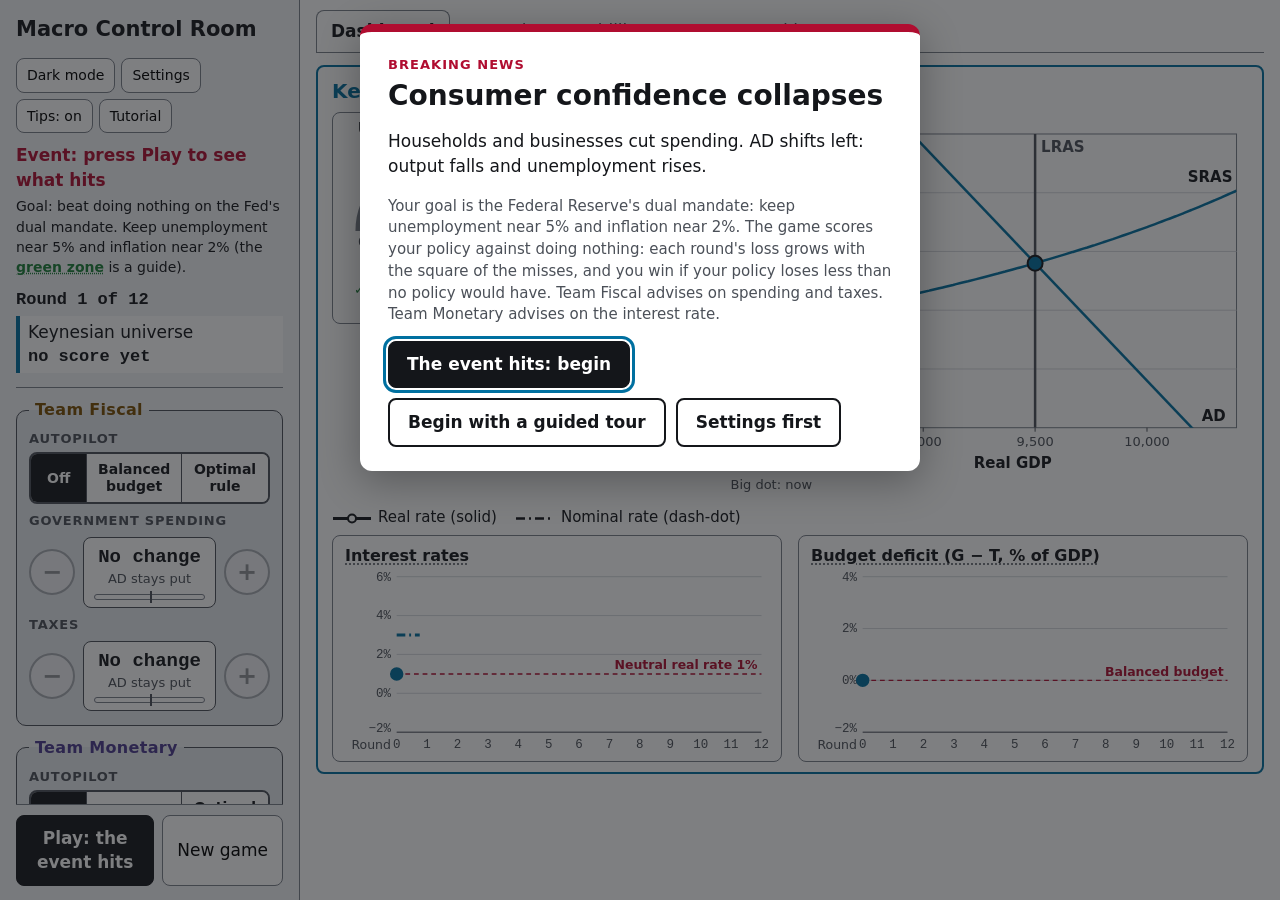
<file: index.html>
<!doctype html>
<html lang="en">
  <head>
    <meta charset="utf-8" />
    <meta name="viewport" content="width=device-width, initial-scale=1" />
    <title>Macro Control Room</title>
    <link rel="stylesheet" href="tokens.css" />
    <link rel="stylesheet" href="app.css" />
    <link rel="stylesheet" href="tips.css" />
    <link rel="stylesheet" href="settings.css" />
    <link rel="stylesheet" href="dashboard.css" />
    <link rel="stylesheet" href="charts.css" />
  </head>
  <body>
    <div class="app">
      <aside class="sidebar" aria-label="Game controls">
        <div class="side-top">
          <div class="title-row">
            <h1>Macro Control Room</h1>
            <div class="title-buttons">
              <button type="button" id="theme-toggle" class="settings-btn" aria-pressed="false" data-tip="theme">Dark mode</button>
              <button type="button" id="open-settings" class="settings-btn" aria-haspopup="dialog" data-tip="settings">Settings</button>
              <button type="button" id="tips-toggle" class="settings-btn" aria-pressed="true" data-tip="tipsToggle">Tips: on</button>
              <button type="button" id="open-tour" class="settings-btn" data-tip="tutorial">Tutorial</button>
            </div>
          </div>
          <div class="mission">
            <p id="event-line" class="event-line" data-tip="event"></p>
            <p class="mission-line" data-tip="mission">Goal: get unemployment and inflation into the <span class="zone-word" data-tip="greenZone">green zone</span> and keep them there.</p>
            <p id="round-status" class="round-status" data-tip="round"></p>
            <div id="scores" class="scores" data-tip="stars"></div>
            <p id="limit-note" class="limit-note" data-tip="atLimit" hidden></p>
            <p id="predict-score" class="predict-score" data-tip="predictScore" hidden></p>
          </div>
        </div>

        <section id="controls" class="side-controls" aria-label="Your policy"></section>
      </aside>

      <main id="main" class="main">
        <div class="tabs" role="tablist" aria-label="Views">
          <button type="button" role="tab" id="tab-dashboard" data-tip="tabDashboard" aria-controls="panel-dashboard" aria-selected="true">Dashboard</button>
          <button type="button" role="tab" id="tab-time" data-tip="tabTime" aria-controls="panel-time" aria-selected="false" tabindex="-1">Over time</button>
          <button type="button" role="tab" id="tab-phillips" data-tip="tabPhillips" aria-controls="panel-phillips" aria-selected="false" tabindex="-1">Phillips curve</button>
          <button type="button" role="tab" id="tab-log" data-tip="tabLog" aria-controls="panel-log" aria-selected="false" tabindex="-1">Round log</button>
          <button type="button" role="tab" id="tab-results" data-tip="tabResults" aria-controls="panel-results" aria-selected="false" tabindex="-1" hidden>Results</button>
        </div>

        <section id="panel-dashboard" class="tab-panel" role="tabpanel" aria-labelledby="tab-dashboard">
          <section id="predict" class="predict" aria-labelledby="predict-heading" hidden>
            <h2 id="predict-heading" data-tip="predict">Predict next round</h2>
            <div id="predict-grid" class="predict-grid"></div>
            <p id="predict-result" class="predict-result" role="status" aria-live="polite"></p>
          </section>
          <div class="universes">
            <section id="universe-a" class="universe" data-slot="a" aria-labelledby="name-a">
              <h2 id="name-a" class="universe-name" data-tip="universeA">Universe A</h2>
              <div id="gauges-a" class="gauges"></div>
              <div id="adas-a" class="adas"></div>
              <div id="mini-a" class="universe-mini"></div>
            </section>
            <section id="universe-b" class="universe" data-slot="b" aria-labelledby="name-b">
              <h2 id="name-b" class="universe-name" data-tip="universeB">Universe B</h2>
              <div id="gauges-b" class="gauges"></div>
              <div id="adas-b" class="adas"></div>
              <div id="mini-b" class="universe-mini"></div>
            </section>
          </div>
        </section>

        <section id="panel-time" class="tab-panel" role="tabpanel" aria-labelledby="tab-time" hidden>
          <div id="charts"></div>
        </section>

        <section id="panel-phillips" class="tab-panel" role="tabpanel" aria-labelledby="tab-phillips" hidden>
          <div id="phillips"></div>
        </section>

        <section id="panel-log" class="tab-panel" role="tabpanel" aria-labelledby="tab-log" hidden>
          <div id="log"></div>
        </section>

        <section id="panel-results" class="tab-panel" role="tabpanel" aria-labelledby="tab-results" hidden>
          <div id="end"></div>
        </section>
      </main>
    </div>

    <dialog id="event-dialog" class="event-dialog" aria-labelledby="event-headline">
      <p class="event-kicker">Breaking news</p>
      <h2 id="event-headline"></h2>
      <p id="event-what"></p>
      <p class="event-mission">Your goal: get unemployment and inflation back into the green zone
        (unemployment 4.5% to 5.5%, inflation 1% to 3%) and hold them there until the last round.
        Team Fiscal advises on spending and taxes. Team Monetary advises on the interest rate.</p>
      <div class="event-actions">
        <button type="button" id="event-begin" class="primary-btn">The event hits: begin</button>
        <button type="button" id="event-tour" class="secondary-btn">Begin with a guided tour</button>
        <button type="button" id="event-settings" class="secondary-btn" data-tip="settings">Settings first</button>
      </div>
    </dialog>

    <dialog id="settings-dialog" class="settings-dialog" aria-labelledby="settings-heading">
      <section id="settings">
        <div class="dialog-head">
          <h2 id="settings-heading">Settings</h2>
          <div class="dialog-head-actions">
            <button type="button" id="unlock-settings" class="secondary-btn" hidden data-tip-text="Settings are locked during a game so its results always match one set of rules. This ends the current game and starts a new one, so you can change them.">Start a new game to change settings</button>
            <button type="button" id="close-settings" class="close-btn">Done</button>
          </div>
        </div>
      </section>
    </dialog>

    <p id="live" class="visually-hidden" role="status" aria-live="polite"></p>

    <script src="engine.js"></script>
    <script src="scales.js"></script>
    <script src="tips.js"></script>
    <script src="tuned_costs.js"></script>
    <script src="optimal.js"></script>
    <script src="settings.js"></script>
    <script src="gauges.js"></script>
    <script src="adas.js"></script>
    <script src="charts.js"></script>
    <script src="log.js"></script>
    <script src="ui.js"></script>
    <script src="tour.js"></script>
  </body>
</html>
</file>
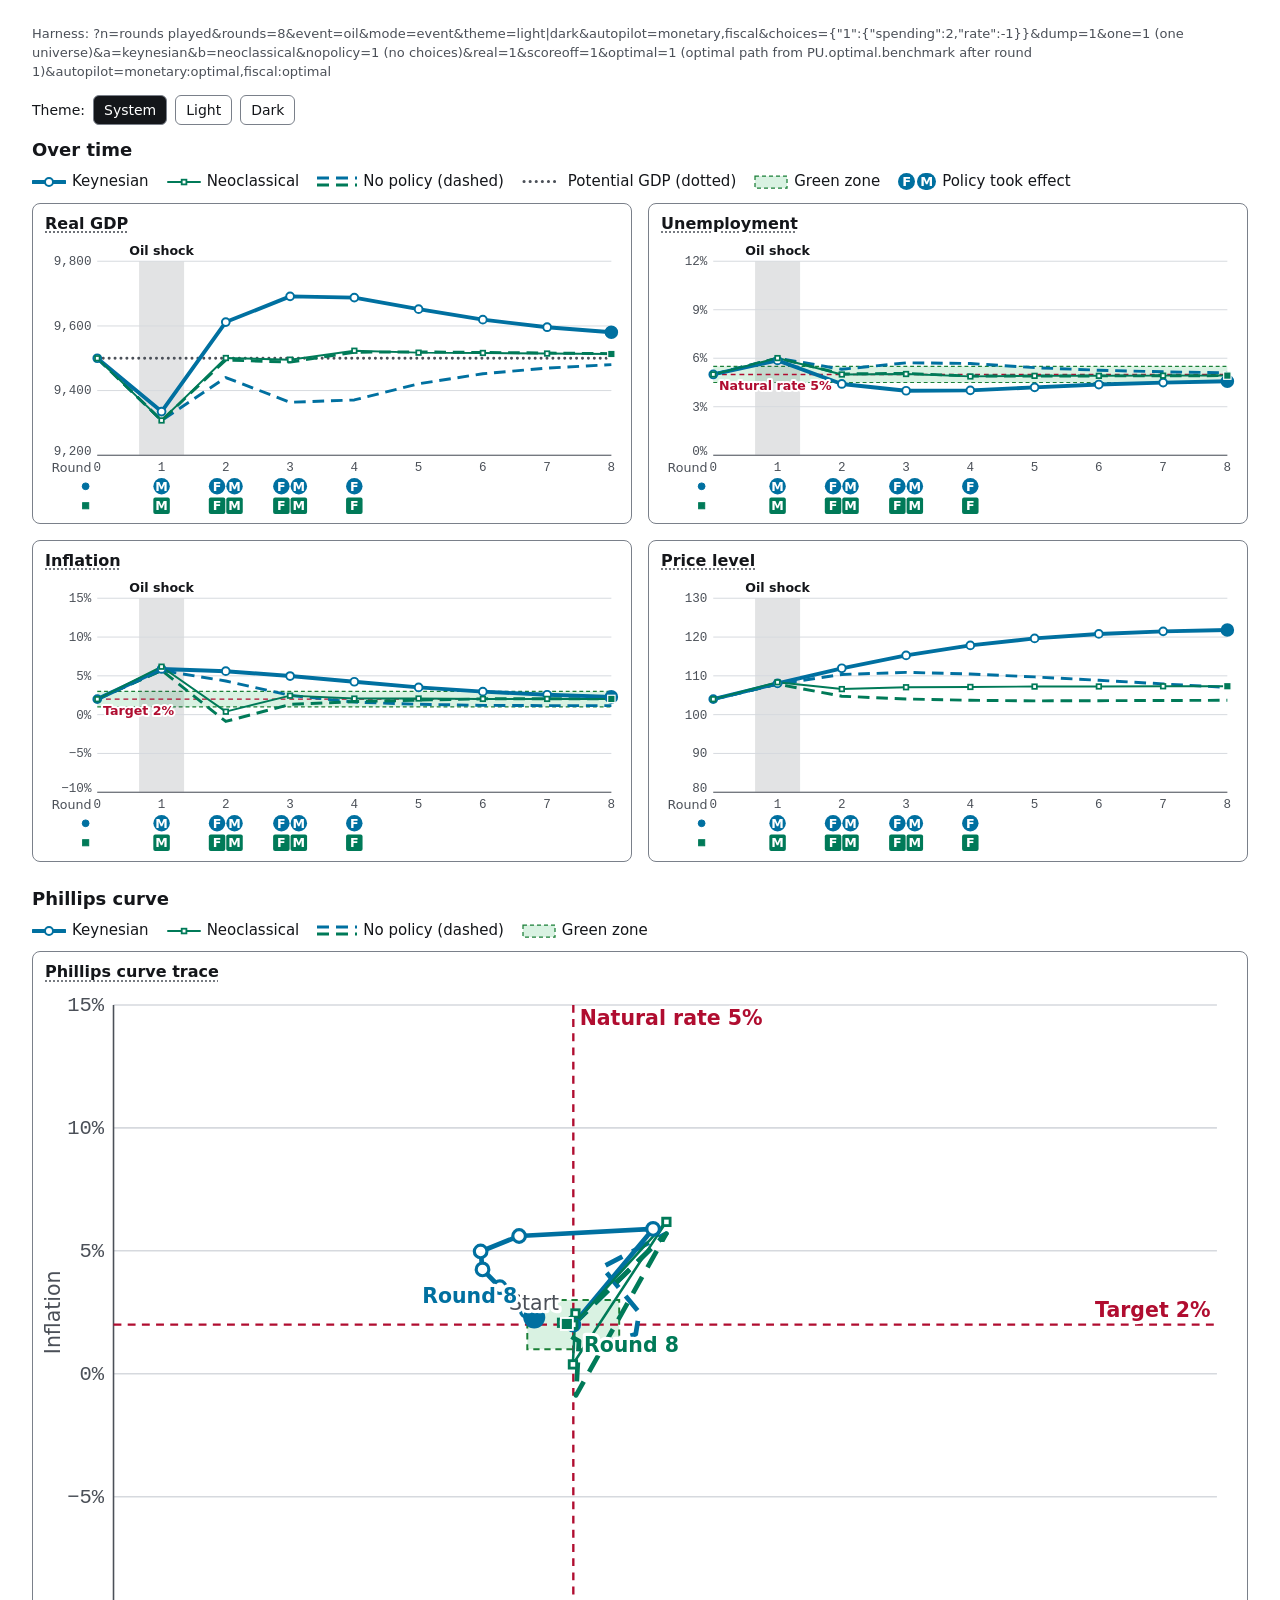
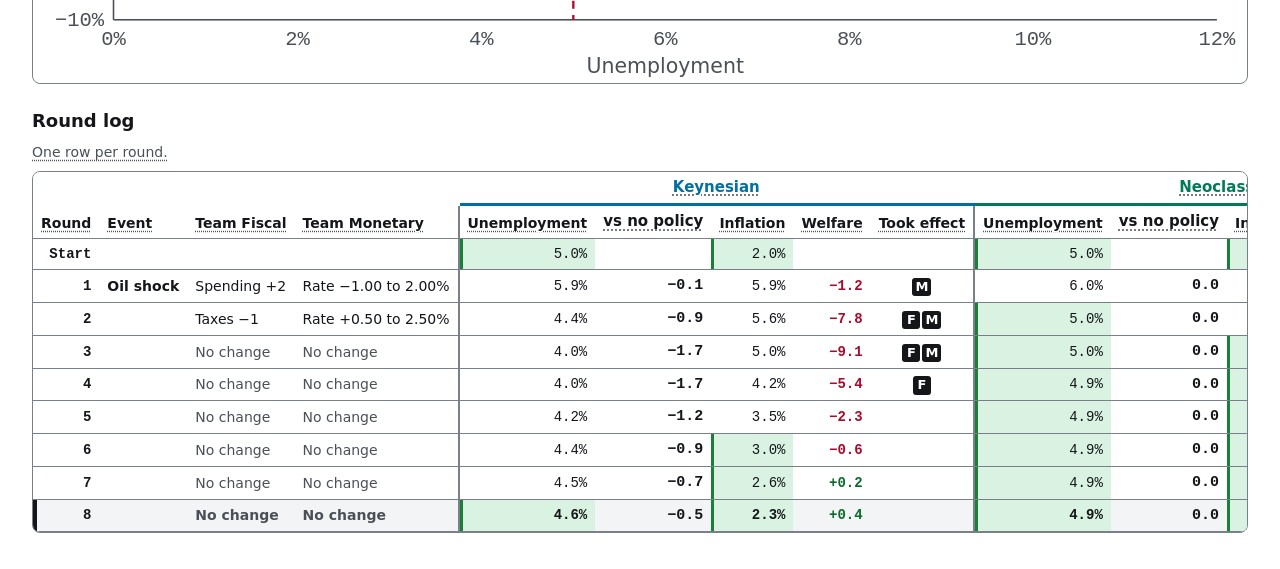
<file: dev/charts.html>
<!doctype html>
<html lang="en">
  <head>
    <meta charset="utf-8" />
    <meta name="viewport" content="width=device-width, initial-scale=1" />
    <title>Charts harness</title>
    <link rel="stylesheet" href="../tokens.css" />
    <link rel="stylesheet" href="../app.css" />
    <link rel="stylesheet" href="../tips.css" />
    <link rel="stylesheet" href="../charts.css" />
    <style>
      body { background: var(--bg); color: var(--ink); }
      .harness { max-width: 1240px; margin: 0 auto; padding: 12px; font-family: var(--font-sans); }
      .harness section { margin: 0 0 24px; }
      .harness h2 { font-size: 18px; margin: 0 0 8px; }
      .note { color: var(--muted); font-size: 13px; white-space: pre-wrap; overflow-wrap: anywhere; }
      .theme-bar { display: flex; gap: 8px; align-items: center; margin: 0 0 12px; font-size: 14px; }
      .theme-bar button { font: inherit; padding: 4px 10px; border: 1px solid var(--rule); border-radius: 6px; background: var(--card); color: var(--ink); cursor: pointer; }
      .theme-bar button[aria-pressed="true"] { background: var(--ink); color: var(--card); }
    </style>
  </head>
  <body>
    <main class="harness">
      <p class="note">Harness: ?n=rounds played&amp;rounds=8&amp;event=oil&amp;mode=event&amp;theme=light|dark&amp;autopilot=monetary,fiscal&amp;choices={"1":{"spending":2,"rate":-1}}&amp;dump=1&amp;one=1 (one universe)&amp;a=keynesian&amp;b=neoclassical&amp;nopolicy=1 (no choices)&amp;real=1&amp;scoreoff=1&amp;optimal=1 (optimal path from PU.optimal.benchmark after round 1)&amp;autopilot=monetary:optimal,fiscal:optimal</p>
      <div class="theme-bar" role="group" aria-label="Theme">
        <span>Theme:</span>
        <button type="button" data-theme-set="">System</button>
        <button type="button" data-theme-set="light">Light</button>
        <button type="button" data-theme-set="dark">Dark</button>
      </div>
      <section><h2>Over time</h2><div id="charts"></div></section>
      <section><h2>Phillips curve</h2><div id="phillips"></div></section>
      <section><h2>Round log</h2><div id="log"></div></section>
      <pre id="dump" class="note"></pre>
    </main>
    <script src="../engine.js"></script>
    <script src="../scales.js"></script>
    <script src="../tips.js"></script>
    <script src="../optimal.js"></script>
    <script src="../charts.js"></script>
    <script src="../log.js"></script>
    <script>
      (function () {
        var q = new URLSearchParams(location.search);
        // Theme switch: only data-theme on <html> changes; nothing is redrawn.
        function setTheme(t) {
          if (t) document.documentElement.setAttribute('data-theme', t);
          else document.documentElement.removeAttribute('data-theme');
          document.querySelectorAll('[data-theme-set]').forEach(function (b) {
            b.setAttribute('aria-pressed', String(b.getAttribute('data-theme-set') === (t || '')));
          });
        }
        document.querySelectorAll('[data-theme-set]').forEach(function (b) {
          b.addEventListener('click', function () { setTheme(b.getAttribute('data-theme-set')); });
        });
        setTheme(q.get('theme') || '');
        var rounds = parseInt(q.get('rounds') || '8', 10);
        var n = Math.min(rounds, parseInt(q.get('n') || String(rounds), 10));
        var choices = { 1: { spending: 2, rate: -1 }, 2: { taxes: -1, rate: 0.5 } };
        if (q.get('nopolicy')) choices = {};
        try { if (q.get('choices')) choices = JSON.parse(q.get('choices')); } catch (e) { /* keep default */ }
        // autopilot=monetary, fiscal, or monetary,fiscal; a mode after a colon
        // (monetary:optimal, fiscal:optimal, monetary:taylor, fiscal:balanced).
        var ap = { monetary: false, fiscal: false };
        (q.get('autopilot') || '').split(',').forEach(function (x) {
          var kv = x.split(':');
          if (kv[0] === 'monetary' || kv[0] === 'fiscal') ap[kv[0]] = kv[1] || true;
        });
        var P = PU.engine.PRESETS, pa = q.get('a') || 'keynesian', pb = q.get('b') || 'neoclassical';
        var unis = { a: P[pa] };
        if (!q.get('one')) unis.b = P[pb];
        var game = PU.engine.createGame({
          rounds: rounds,
          shockMode: q.get('mode') || 'event',
          event: q.get('event') || 'oil',
          autopilot: ap,
          scoring: { on: !q.get('scoreoff') },
          universes: unis
        });
        // As ui.js does: the benchmark per universe right after round 1.
        var optimal = null, benches = {};
        for (var r = 1; r <= n; r++) {
          game.step(choices[r] || {});
          if (r === 1 && q.get('optimal') && PU.optimal) {
            optimal = {};
            game.keys.forEach(function (k) {
              var b = PU.optimal.benchmark(game, k);
              benches[k] = b;
              optimal[k] = { history: b.optimal.history, plan: b.optimal.plan };
            });
          }
        }
        window.__optimal = optimal;
        var base = {
          names: { a: P[pa].label || pa, b: P[pb].label || pb }, colors: { a: PU.COLORS.a, b: PU.COLORS.b },
          zone: game.scoring.zone, scoringOff: !!q.get('scoreoff'), showRealRate: !!q.get('real'),
          optimal: optimal
        };
        function o(extra) { var x = {}; for (var k in base) x[k] = base[k]; for (k in extra) x[k] = extra[k]; return x; }
        var c = document.getElementById('charts'), p = document.getElementById('phillips'), l = document.getElementById('log');
        PU.charts.render(c, game, o({ only: 'series' }));
        PU.charts.render(c, game, o({ only: 'series' })); // idempotence check
        PU.charts.render(p, game, o({ only: 'phillips' }));
        PU.log.render(l, game, base);
        PU.log.render(l, game, base);
        window.__game = game;
        if (q.get('dump')) {
          var lines = [];
          game.keys.forEach(function (k) {
            game.universes[k].history.forEach(function (h) {
              lines.push(k + ' r' + h.round + ' y=' + h.y.toFixed(0) + ' pot=' + h.potential + ' u=' + h.unemployment.toFixed(2) +
                ' inf=' + h.inflation.toFixed(2) + ' p=' + h.p.toFixed(2) + ' F=' + h.fiscalArrived + ' M=' + h.monetaryArrived +
                ' stars=' + h.stars + ' rate=' + h.rate + '/' + h.rateLevel + ' auto=' + h.autoRate + '/' + Math.round(h.autoSpending) +
                ' shock=' + h.shock + ' i=' + h.nominalRate + ' r=' + (h.realRate != null ? h.realRate.toFixed(2) : '') +
                ' pie=' + (h.expectedInflation != null ? h.expectedInflation.toFixed(2) : ''));
            });
            (game.noPolicy(k) || []).forEach(function (h) {
              lines.push(k + ' no-policy r' + h.round + ' y=' + h.y.toFixed(0) + ' u=' + h.unemployment.toFixed(2) +
                ' inf=' + h.inflation.toFixed(2) + ' p=' + h.p.toFixed(2));
            });
          });
          document.getElementById('dump').textContent = lines.join('\n');
        }
      })();
    </script>
  </body>
</html>
</file>
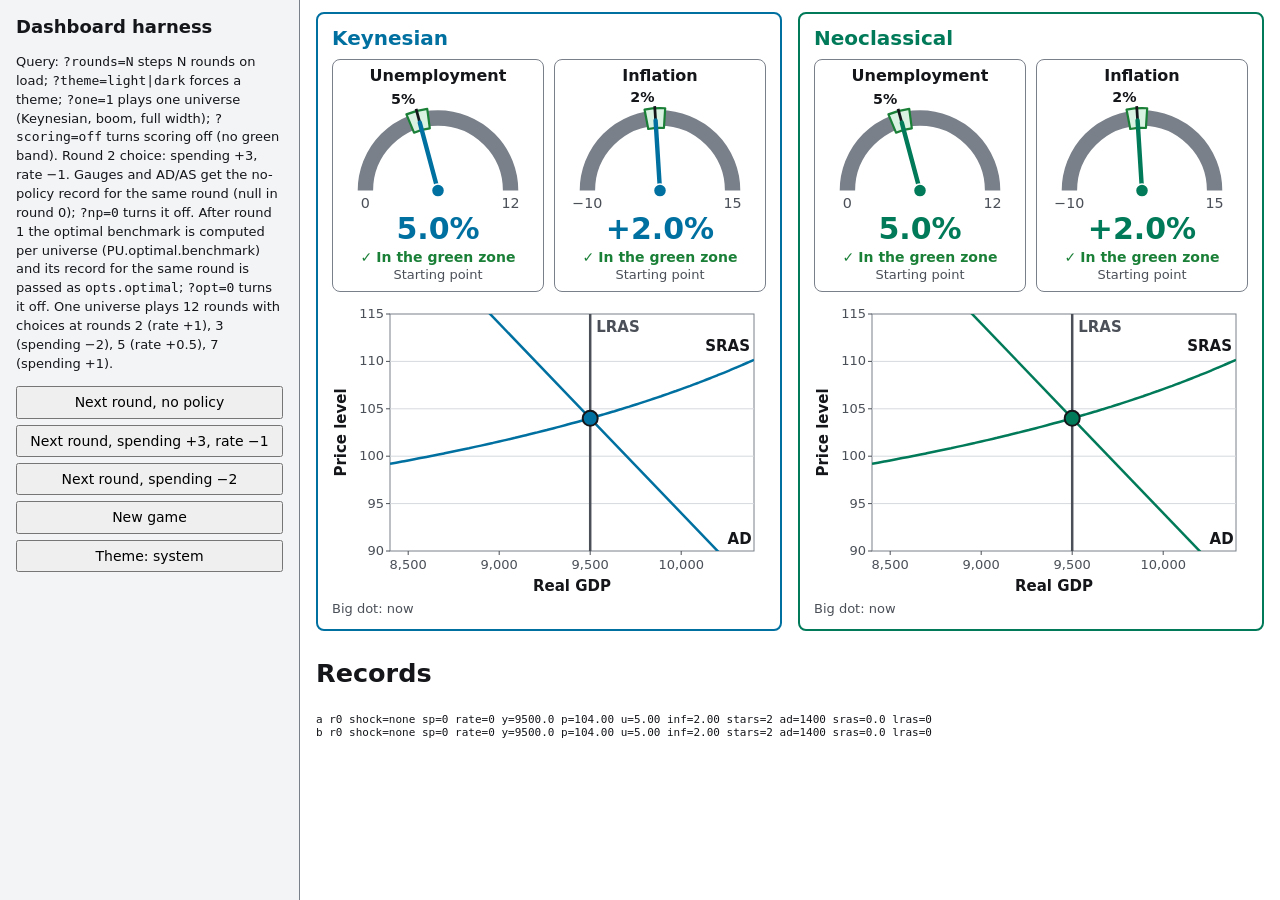
<file: dev/dashboard.html>
<!doctype html>
<html lang="en">
  <head>
    <meta charset="utf-8" />
    <meta name="viewport" content="width=device-width, initial-scale=1" />
    <title>Dashboard harness</title>
    <link rel="stylesheet" href="../tokens.css" />
    <link rel="stylesheet" href="../app.css" />
    <link rel="stylesheet" href="../tips.css" />
    <link rel="stylesheet" href="../dashboard.css" />
    <style>
      .dev-bar { display: flex; flex-direction: column; gap: 6px; }
      .dev-bar button { font: inherit; font-size: 14px; padding: 4px 8px; }
      pre { font: 11px var(--font-mono); white-space: pre-wrap; overflow-wrap: anywhere; }
      .dev-records { margin-top: 24px; }
      body { background: var(--bg); color: var(--ink); }
      .universe { background: var(--bg); }
    </style>
  </head>
  <body>
    <div class="app">
      <aside class="sidebar" aria-label="Harness controls">
        <h1 style="font-size:18px;margin:0 0 8px">Dashboard harness</h1>
        <p style="font-size:13px">Query: <code>?rounds=N</code> steps N rounds on load; <code>?theme=light|dark</code> forces a theme; <code>?one=1</code> plays one universe (Keynesian, boom, full width); <code>?scoring=off</code> turns scoring off (no green band). Round 2 choice: spending +3, rate &minus;1. Gauges and AD/AS get the no-policy record for the same round (null in round 0); <code>?np=0</code> turns it off. After round 1 the optimal benchmark is computed per universe (PU.optimal.benchmark) and its record for the same round is passed as <code>opts.optimal</code>; <code>?opt=0</code> turns it off. One universe plays 12 rounds with choices at rounds 2 (rate +1), 3 (spending &minus;2), 5 (rate +0.5), 7 (spending +1).</p>
        <div class="dev-bar">
          <button id="step0" type="button">Next round, no policy</button>
          <button id="stepS" type="button">Next round, spending +3, rate &minus;1</button>
          <button id="stepC" type="button">Next round, spending &minus;2</button>
          <button id="reset" type="button">New game</button>
          <button id="theme" type="button" aria-pressed="false">Theme: system</button>
        </div>
      </aside>
      <main class="main">
        <div class="universes" style="margin-top:12px">
          <section id="universe-a" class="universe" data-slot="a" aria-labelledby="name-a">
            <h2 id="name-a" class="universe-name">Keynesian</h2>
            <div id="gauges-a" class="gauges"></div>
            <div id="adas-a" class="adas"></div>
          </section>
          <section id="universe-b" class="universe" data-slot="b" aria-labelledby="name-b">
            <h2 id="name-b" class="universe-name">Neoclassical</h2>
            <div id="gauges-b" class="gauges"></div>
            <div id="adas-b" class="adas"></div>
          </section>
        </div>
        <section class="dev-records"><h2>Records</h2><pre id="dump"></pre></section>
      </main>
    </div>
    <script src="../engine.js"></script>
    <script src="../scales.js"></script>
    <script src="../tips.js"></script>
    <script src="../optimal.js"></script>
    <script src="../gauges.js"></script>
    <script src="../adas.js"></script>
    <script>
      (function () {
        var E = PU.engine, game;
        var names = { a: 'Keynesian', b: 'Neoclassical' };
        var CHOICES = { 2: { spending: 3, rate: -1 } };
        var CHOICES_ONE = { 2: { rate: 1 }, 3: { spending: -2 }, 5: { rate: 0.5 }, 7: { spending: 1 } };
        var useNp = !/[?&]np=0/.test(location.search);
        var useOpt = !/[?&]opt=0/.test(location.search);
        var bench = {};
        var one = /[?&]one=1/.test(location.search);
        var scoringOff = /[?&]scoring=off/.test(location.search);
        if (one) {
          document.getElementById('universe-b').hidden = true;
          document.querySelector('.universes').classList.add('single');
        }
        function draw() {
          var lines = [];
          game.keys.forEach(function (k) {
            var u = game.universes[k], h = u.history;
            var rec = h[h.length - 1], prev = h.length > 1 ? h[h.length - 2] : null;
            var nh = game.noPolicy(k), np = useNp && rec.round > 0 && nh ? nh[h.length - 1] : null;
            var opt = useOpt && bench[k] ? bench[k].optimal.history[rec.round] : null;
            PU.gauges.render(document.getElementById('gauges-' + k), rec, { name: names[k], slot: k, color: PU.COLORS[k], prev: prev, noPolicy: np,
              optimal: opt, zone: PU.zoneFor(game.scoring), scoringOff: !game.scoring.on });
            PU.adas.render(document.getElementById('adas-' + k), u, { name: names[k], slot: k, color: PU.COLORS[k], noPolicy: np, optimal: opt });
            if (np) lines.push(k + ' NO POLICY r' + np.round + ' y=' + np.y.toFixed(1) + ' u=' + np.unemployment.toFixed(2) + ' inf=' + np.inflation.toFixed(2));
            if (opt) lines.push(k + ' OPTIMAL r' + opt.round + ' y=' + opt.y.toFixed(1) + ' p=' + opt.p.toFixed(2) + ' u=' + opt.unemployment.toFixed(2) + ' inf=' + opt.inflation.toFixed(2));
            h.forEach(function (r) {
              lines.push(k + ' r' + r.round + ' shock=' + r.shock + ' sp=' + r.spending + ' rate=' + r.rate +
                ' y=' + r.y.toFixed(1) + ' p=' + r.p.toFixed(2) +
                ' u=' + r.unemployment.toFixed(2) + ' inf=' + r.inflation.toFixed(2) + ' stars=' + r.stars +
                ' ad=' + r.ad.toFixed(0) + ' sras=' + r.sras.toFixed(1) + ' lras=' + r.lras);
            });
          });
          document.getElementById('dump').textContent = lines.join('\n');
        }
        function benchAll() {
          if (game.round === 1 && PU.optimal) game.keys.forEach(function (k) { bench[k] = PU.optimal.benchmark(game, k); });
        }
        function step(choice) { if (!game.isOver()) { game.step(choice); benchAll(); draw(); } }
        function reset(n) {
          game = one
            ? E.createGame({ rounds: 12, shockMode: 'event', event: 'boom', universes: { a: E.PRESETS.keynesian },
                scoring: { on: !scoringOff } })
            : E.createGame({ rounds: 8, shockMode: 'event', event: 'demand_drop',
                universes: { a: E.PRESETS.keynesian, b: E.PRESETS.neoclassical }, scoring: { on: !scoringOff } });
          bench = {};
          for (var i = 1; i <= n && !game.isOver(); i++) { game.step((one ? CHOICES_ONE[i] : CHOICES[i]) || {}); benchAll(); }
          draw();
        }
        var m = /[?&]rounds=(\d+)/.exec(location.search);
        reset(m ? +m[1] : 0);
        window.__game = function () { return game; };
        window.__bench = function () { return bench; };
        document.getElementById('step0').onclick = function () { step({}); };
        document.getElementById('stepS').onclick = function () { step({ spending: 3, rate: -1 }); };
        document.getElementById('stepC').onclick = function () { step({ spending: -2 }); };
        document.getElementById('reset').onclick = function () { reset(0); };
        // Theme: system, light, dark. Sets data-theme on <html>; nothing redraws.
        var themes = ['', 'light', 'dark'], ti = 0, tb = document.getElementById('theme');
        var tm = /[?&]theme=(light|dark)/.exec(location.search);
        function applyTheme() {
          var t = themes[ti];
          if (t) document.documentElement.dataset.theme = t; else delete document.documentElement.dataset.theme;
          tb.textContent = 'Theme: ' + (t || 'system');
        }
        if (tm) { ti = themes.indexOf(tm[1]); applyTheme(); }
        tb.onclick = function () { ti = (ti + 1) % themes.length; applyTheme(); };
      })();
    </script>
  </body>
</html>
</file>
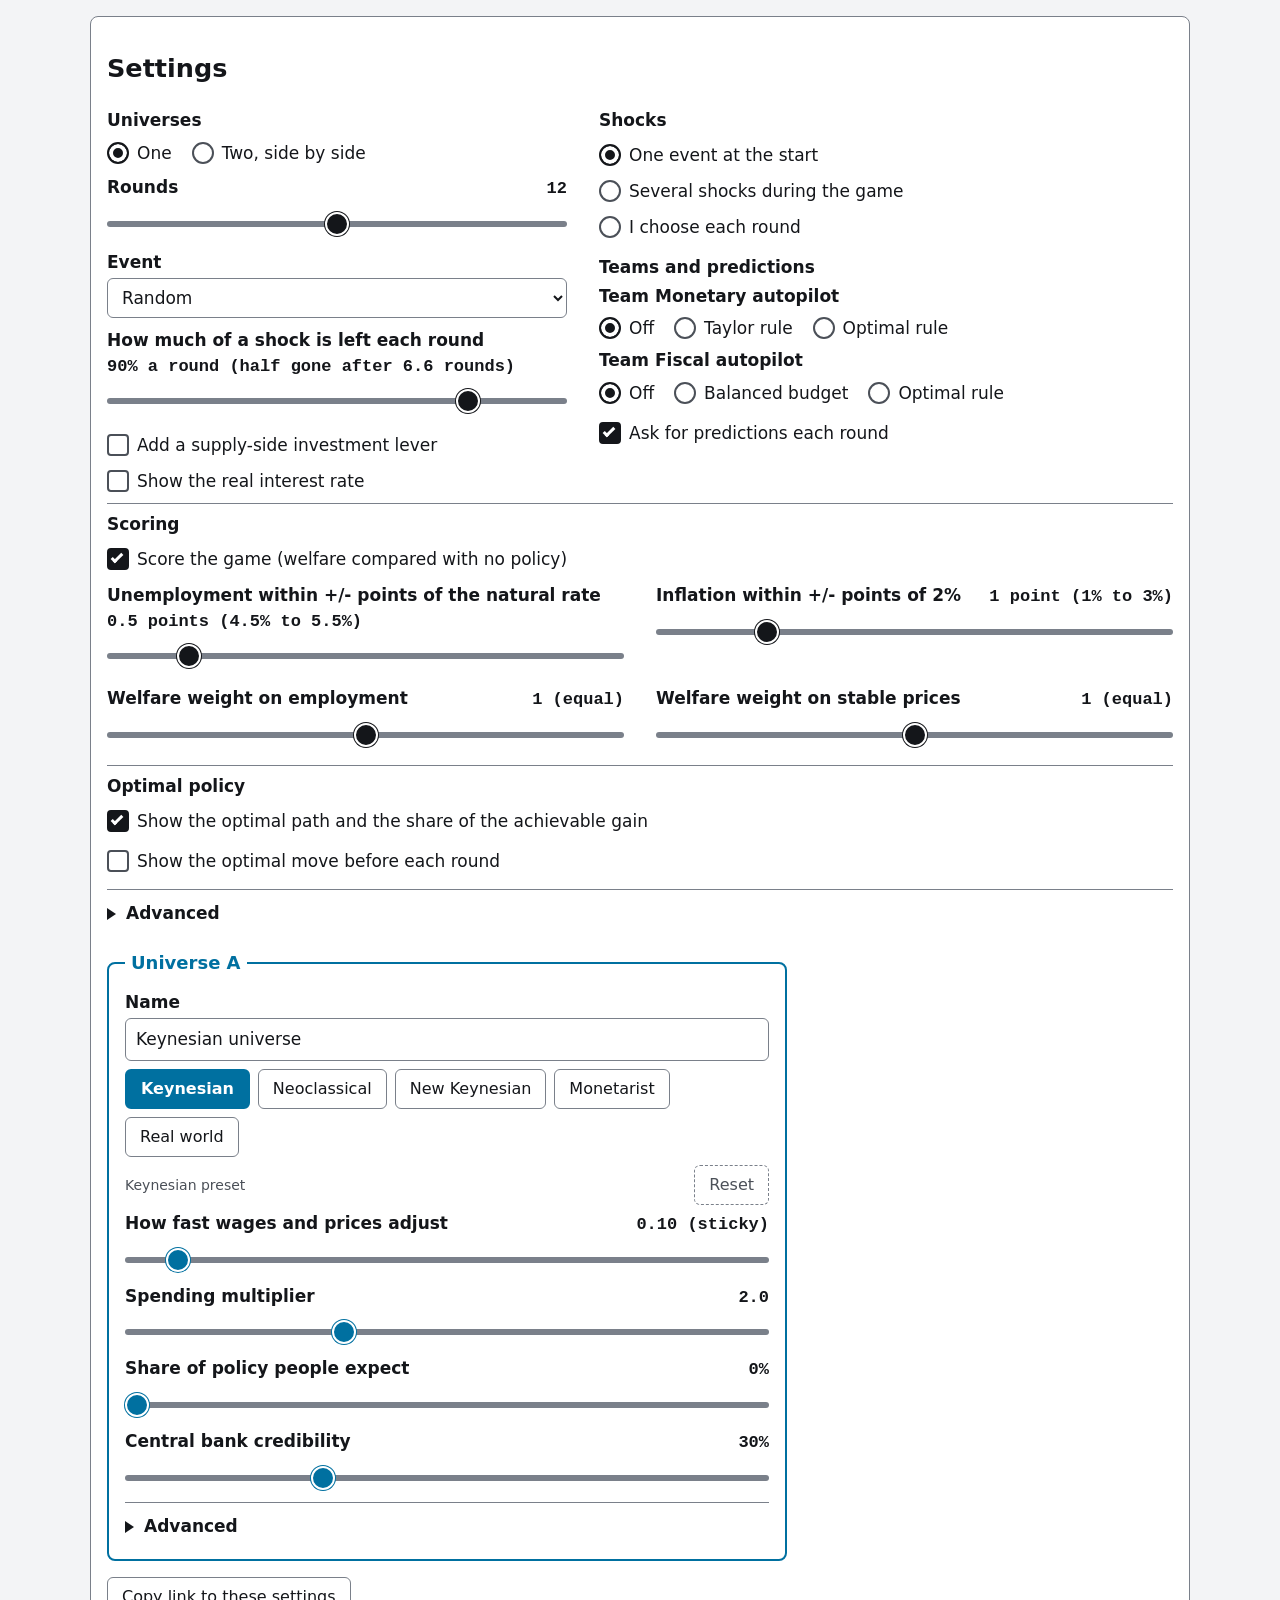
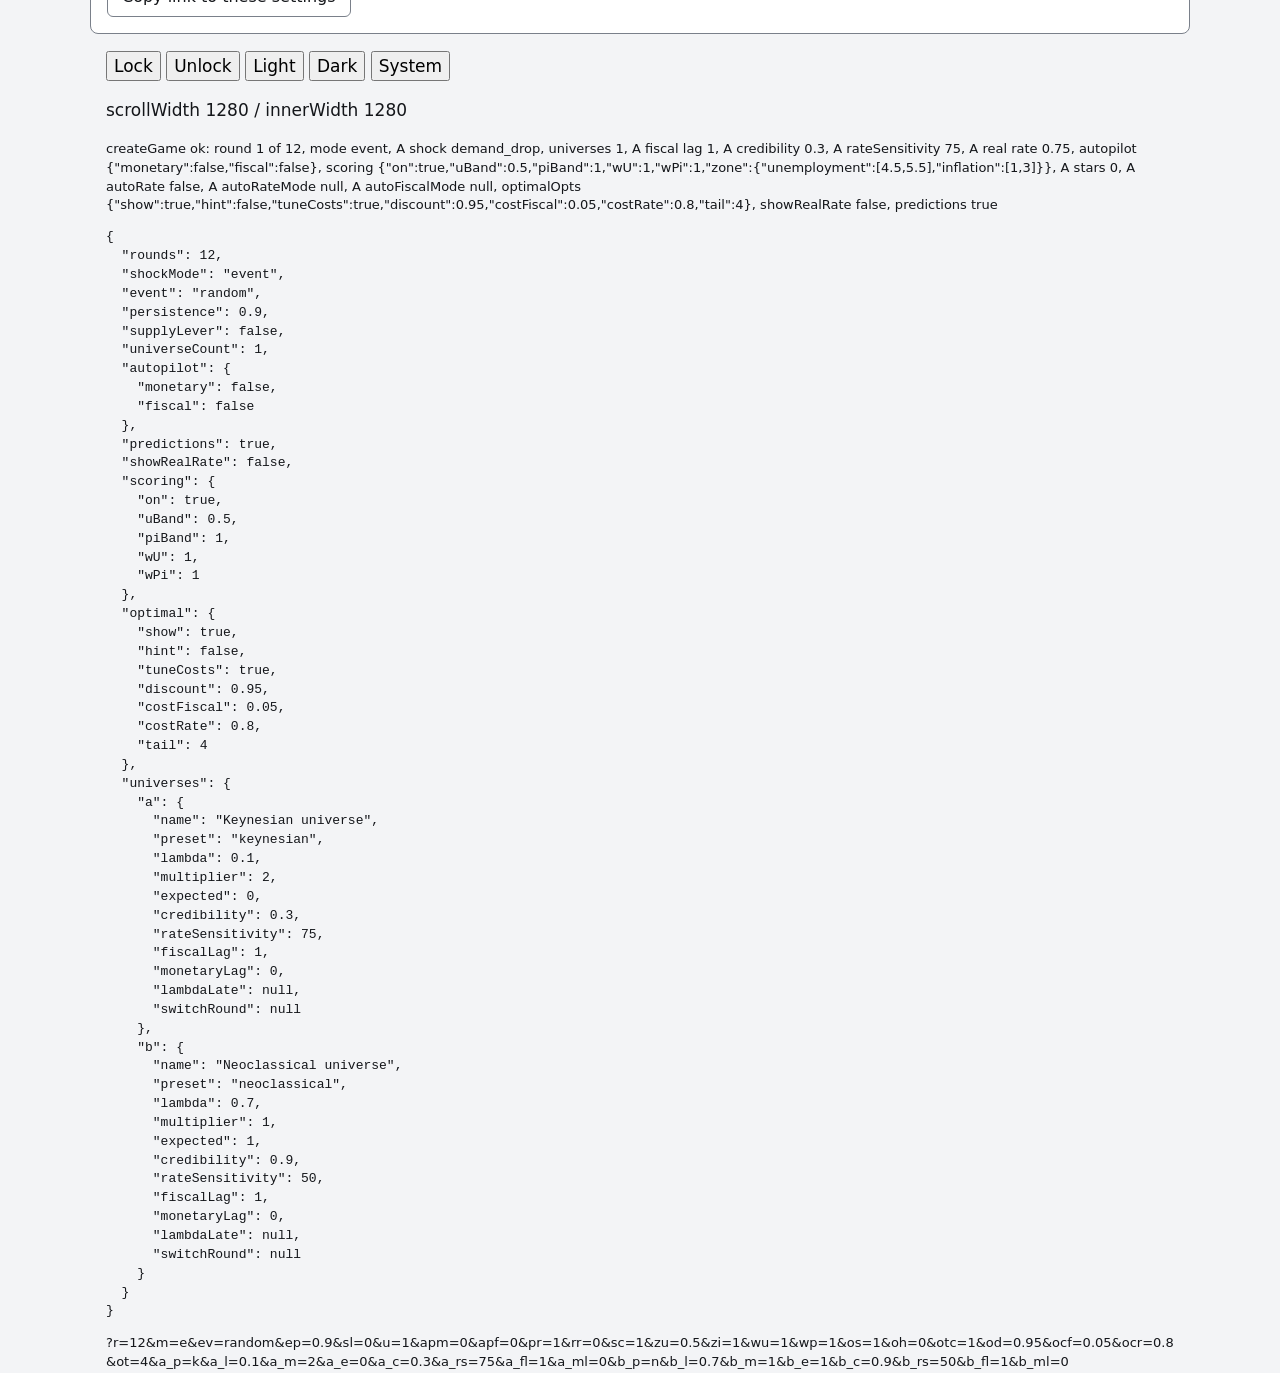
<file: dev/settings.html>
<!doctype html>
<html lang="en">
  <head>
    <meta charset="utf-8" />
    <meta name="viewport" content="width=device-width, initial-scale=1" />
    <title>Settings harness</title>
    <link rel="stylesheet" href="../tokens.css" />
    <link rel="stylesheet" href="../app.css" />
    <link rel="stylesheet" href="../tips.css" />
    <link rel="stylesheet" href="../settings.css" />
    <style>
      body { margin: 0; background: var(--panel); color: var(--ink); }
      .frame { max-width: 1100px; margin: 16px auto; background: var(--card); color: var(--ink); border: 1px solid var(--rule); border-radius: var(--radius); }
      .frame #settings { padding: 12px 16px 16px; }
      .dev { max-width: 1100px; margin: 0 auto; padding: 0 16px; }
    </style>
  </head>
  <body>
    <!-- Stands in for the settings dialog in index.html (up to 1100px wide). -->
    <div class="frame">
      <section id="settings" aria-labelledby="settings-heading">
        <h2 id="settings-heading">Settings</h2>
      </section>
    </div>
    <div class="dev">
      <p>
        <button type="button" id="lock">Lock</button>
        <button type="button" id="unlock">Unlock</button>
        <button type="button" id="theme-light">Light</button>
        <button type="button" id="theme-dark">Dark</button>
        <button type="button" id="theme-system">System</button>
      </p>
      <p id="width"></p>
      <p id="game" style="overflow-wrap: anywhere; font-size: 13px;"></p>
      <pre id="out" style="white-space: pre-wrap; font-size: 13px;"></pre>
      <p id="url" style="word-break: break-all; font-size: 13px;"></p>
    </div>
    <script src="../engine.js"></script>
    <script src="../optimal.js"></script>
    <script src="../scales.js"></script>
    <script src="../tips.js"></script>
    <script src="../settings.js"></script>
    <script>
      (function () {
        var out = document.getElementById('out');
        function show(cfg) {
          out.textContent = JSON.stringify(cfg, null, 2);
          document.getElementById('url').textContent = location.search;
          document.getElementById('width').textContent =
            'scrollWidth ' + document.documentElement.scrollWidth + ' / innerWidth ' + window.innerWidth;
          // The engine takes the config as is once 'random' is resolved to an event.
          var opts = JSON.parse(JSON.stringify(cfg));
          if (opts.event === 'random') opts.event = PU.engine.EVENTS[0];
          var game = PU.engine.createGame(opts);
          game.step({ spending: 1, taxes: 0, rate: -0.5, supply: 0 });
          var rec = game.universes.a.history[1];
          document.getElementById('game').textContent = 'createGame ok: round ' + game.round +
            ' of ' + game.rounds + ', mode ' + game.shockMode + ', A shock ' + rec.shock +
            ', universes ' + cfg.universeCount +
            ', A fiscal lag ' + game.universes.a.settings.fiscalLag +
            ', A credibility ' + game.universes.a.settings.credibility +
            ', A rateSensitivity ' + game.universes.a.settings.rateSensitivity +
            ', A real rate ' + rec.realRate +
            ', autopilot ' + JSON.stringify(game.autopilot) +
            ', scoring ' + JSON.stringify(game.scoring) +
            ', A stars ' + rec.stars + ', A autoRate ' + rec.autoRate +
            ', A autoRateMode ' + rec.autoRateMode + ', A autoFiscalMode ' + rec.autoFiscalMode +
            ', optimalOpts ' + JSON.stringify(game.optimalOpts) +
            ', showRealRate ' + cfg.showRealRate + ', predictions ' + cfg.predictions;
        }
        show(PU.settings.mount(document.getElementById('settings'), { onChange: show }));
        if (/[?&]lock=1/.test(location.search)) PU.settings.lock(true);
        document.getElementById('lock').onclick = function () { PU.settings.lock(true); };
        document.getElementById('unlock').onclick = function () { PU.settings.lock(false); };
        // Theme: set data-theme on <html> only; the panel restyles with no redraw.
        function theme(t) {
          if (t) document.documentElement.setAttribute('data-theme', t);
          else document.documentElement.removeAttribute('data-theme');
        }
        var m = /[?&]theme=(light|dark)/.exec(location.search);
        if (m) theme(m[1]);
        document.getElementById('theme-light').onclick = function () { theme('light'); };
        document.getElementById('theme-dark').onclick = function () { theme('dark'); };
        document.getElementById('theme-system').onclick = function () { theme(null); };
      })();
    </script>
  </body>
</html>
</file>
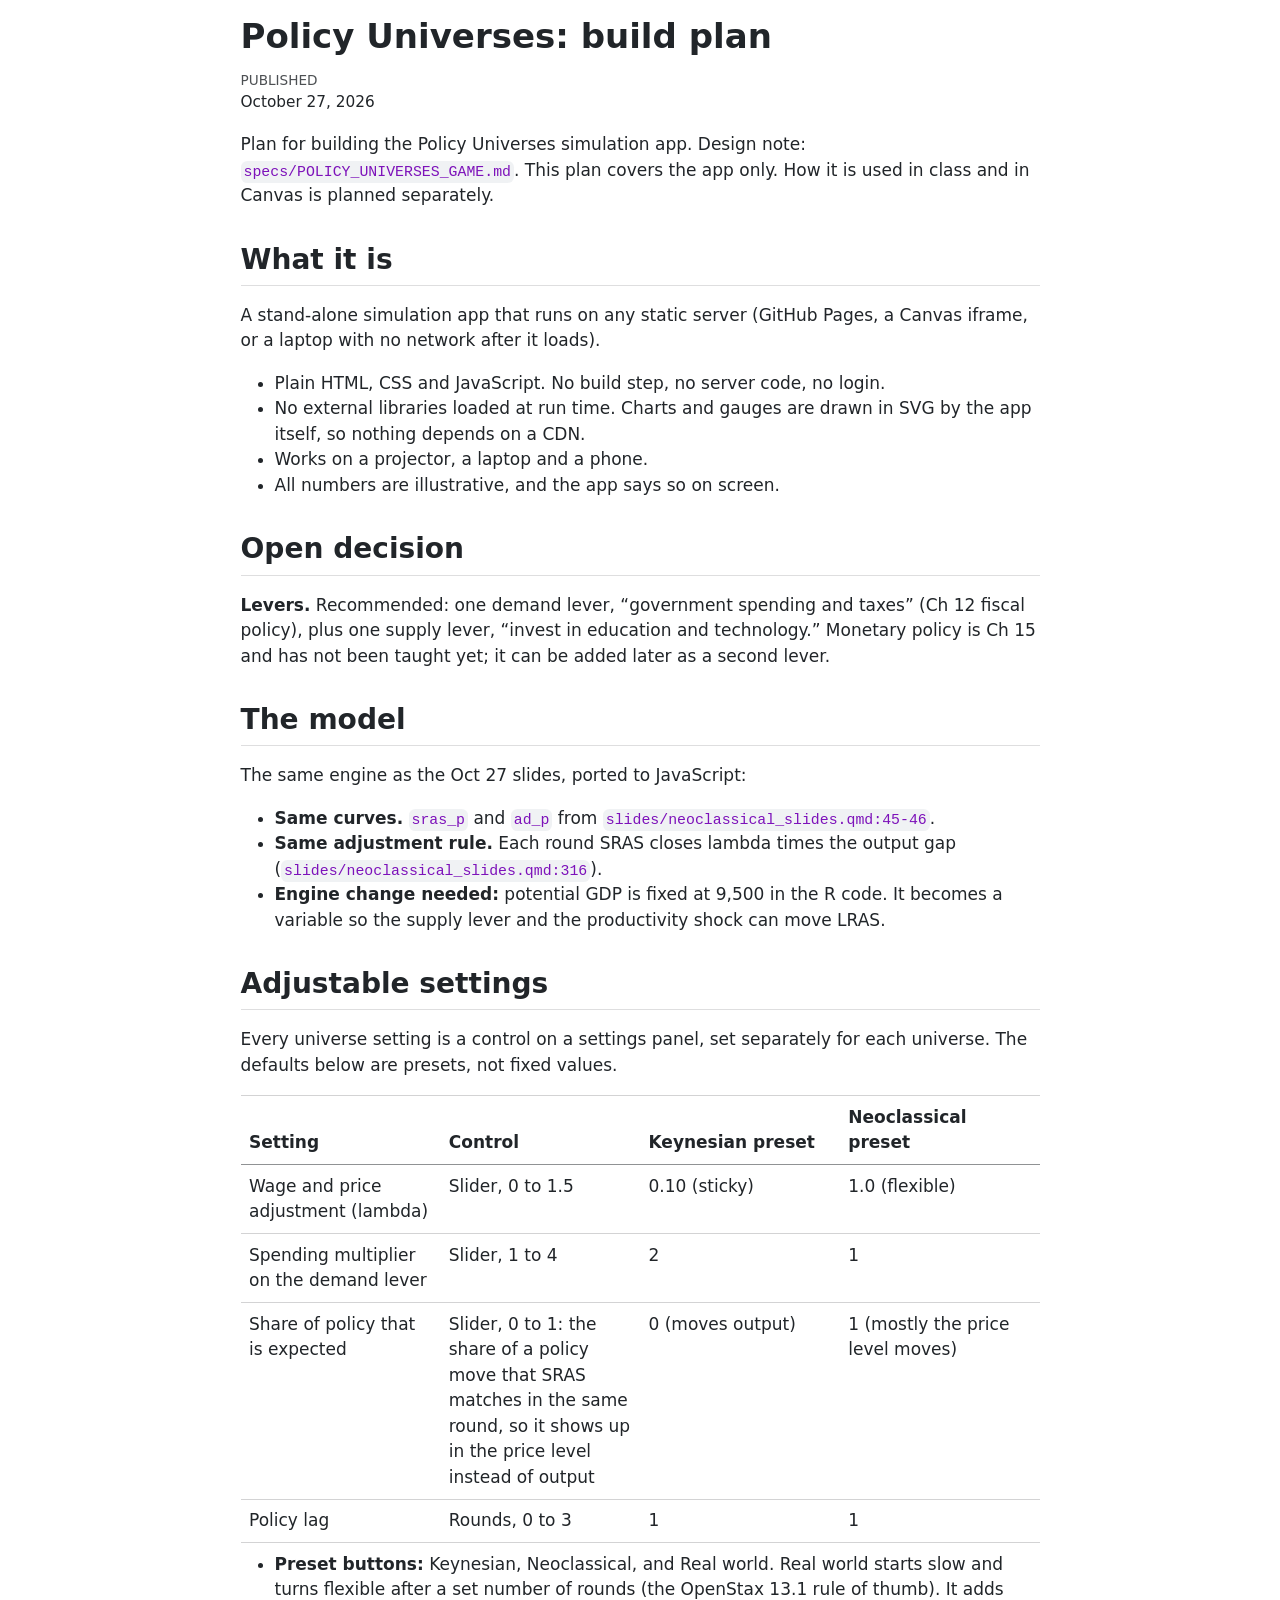
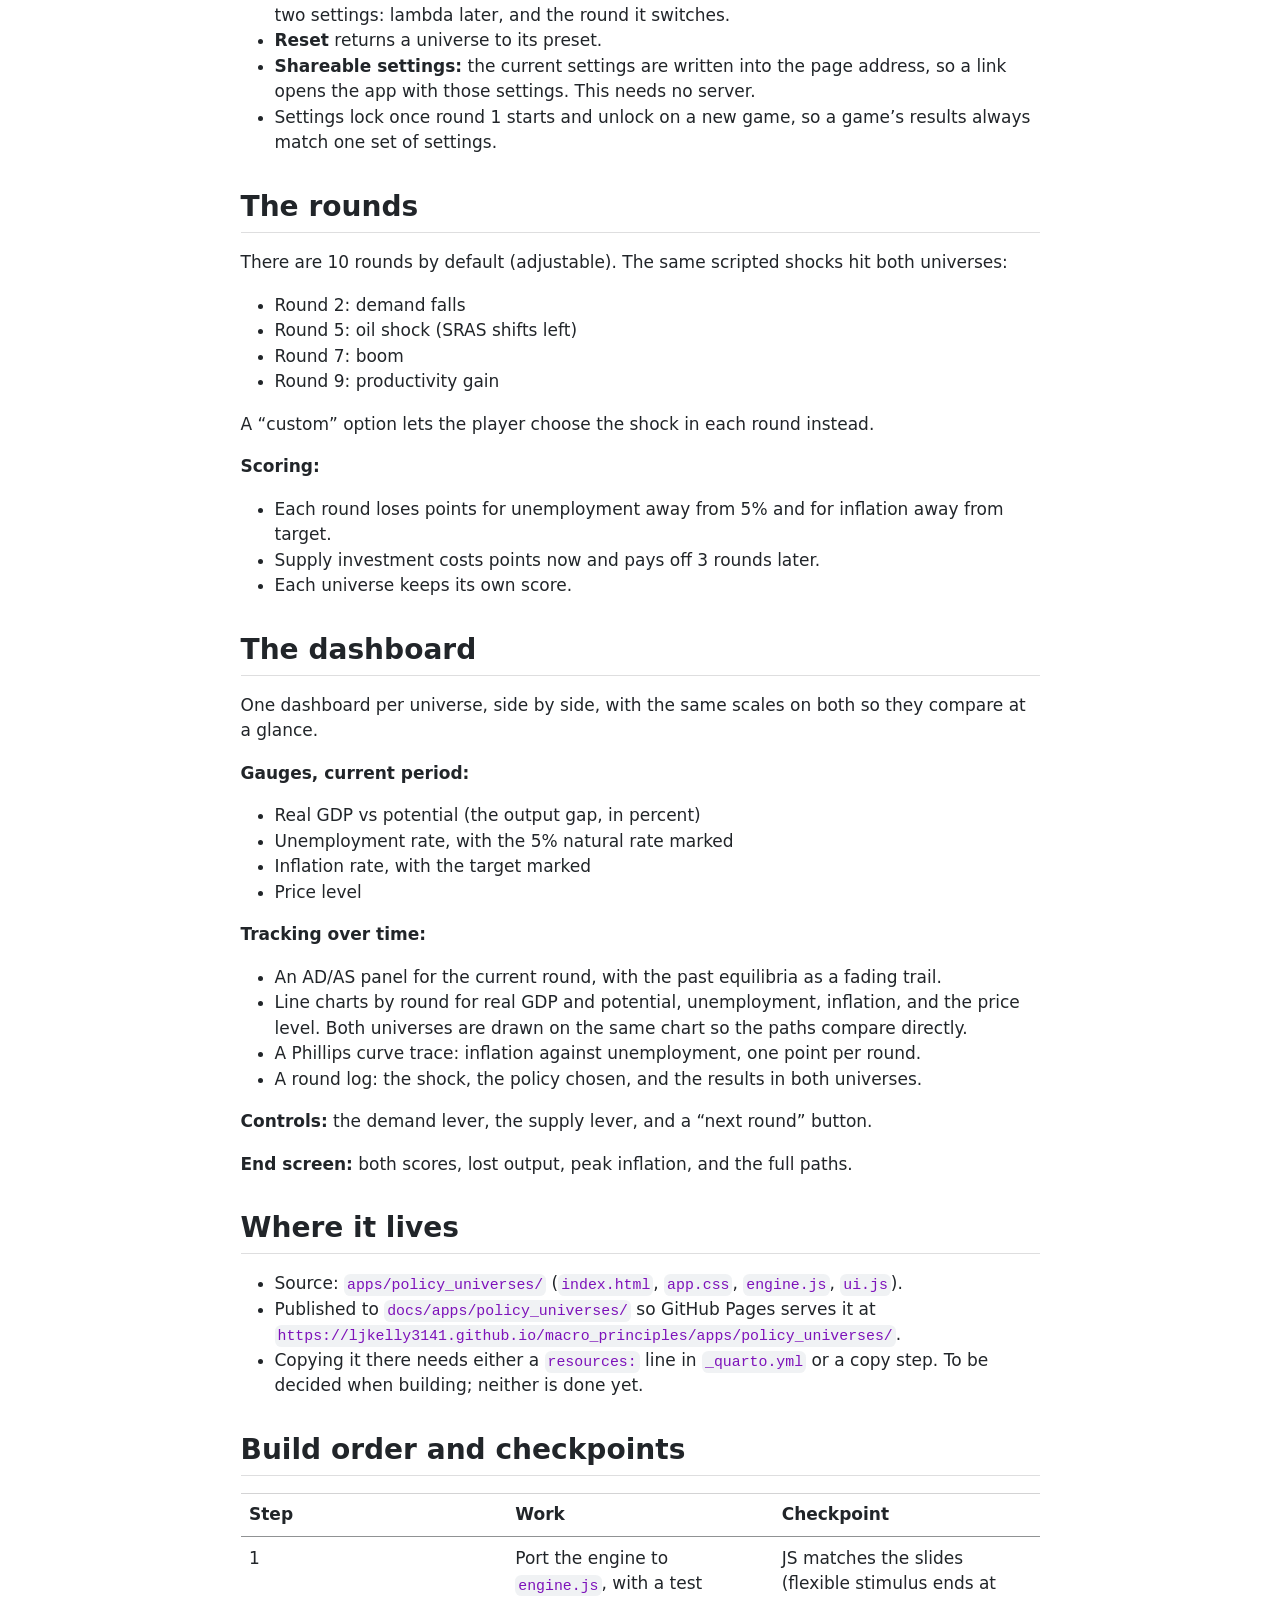
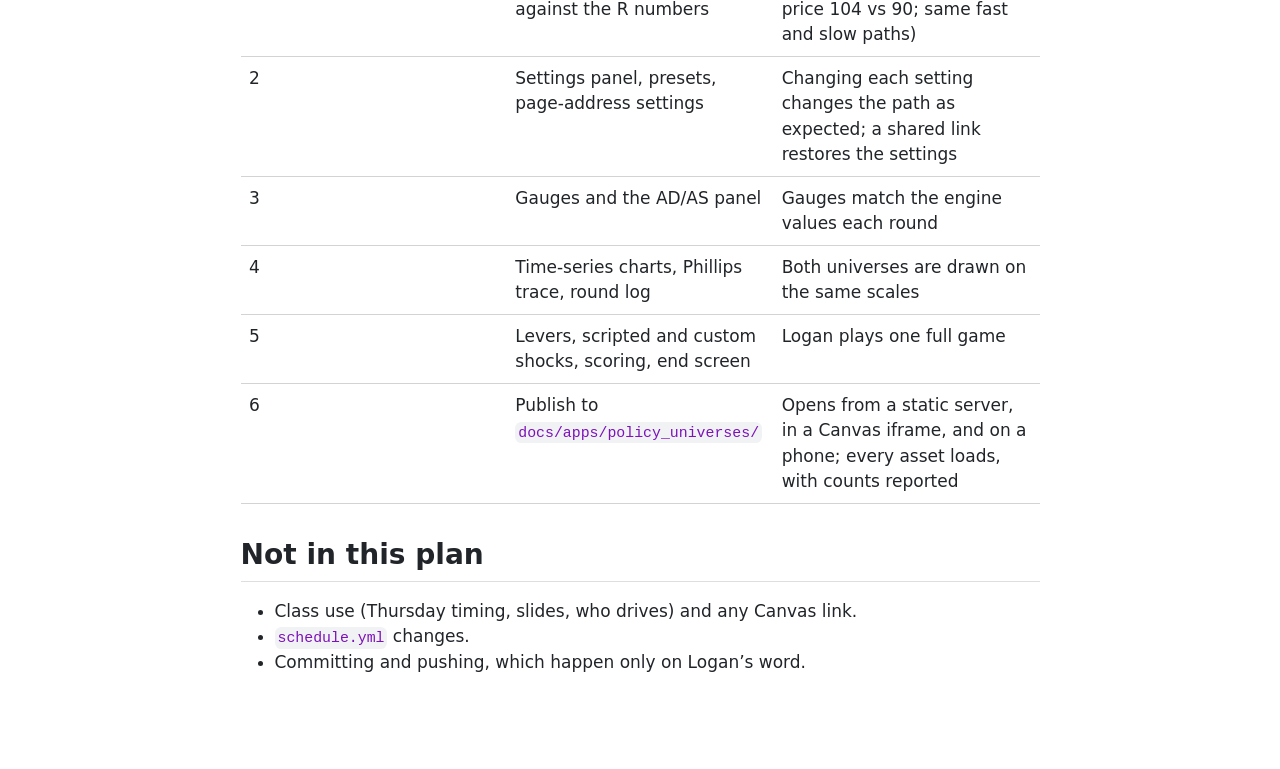
<file: specs/POLICY_UNIVERSES_GAME_PLAN.html>
<!DOCTYPE html>
<html xmlns="http://www.w3.org/1999/xhtml" lang="en" xml:lang="en"><head>

<meta charset="utf-8">
<meta name="generator" content="quarto-1.10.19">

<meta name="viewport" content="width=device-width, initial-scale=1.0, user-scalable=yes">

<meta name="dcterms.date" content="2026-10-27">

<title>Policy Universes: build plan</title>
<style>
/* Default styles provided by pandoc.
** See https://pandoc.org/MANUAL.html#variables-for-html for config info.
*/
span.smallcaps{font-variant: small-caps;}
div.columns{display: flex; gap: 1.5em;}
div.column{flex: auto;}
@media screen {
div.columns{gap: min(4vw, 1.5em);}
div.column{overflow-x: auto;}
}
div.hanging-indent{margin-left: 1.5em; text-indent: -1.5em;}
ul.task-list{list-style: none;}
ul.task-list li input[type="checkbox"] {
  width: 0.8em;
  margin: 0 0.8em 0.2em -1em; /* quarto-specific, see https://github.com/quarto-dev/quarto-cli/issues/4556 */ 
  vertical-align: middle;
}
</style>


<script src="POLICY_UNIVERSES_GAME_PLAN_files/libs/clipboard/clipboard.min.js"></script>
<script src="POLICY_UNIVERSES_GAME_PLAN_files/libs/quarto-html/quarto.js" type="module"></script>
<script src="POLICY_UNIVERSES_GAME_PLAN_files/libs/quarto-html/tabsets/tabsets.js" type="module"></script>
<script src="POLICY_UNIVERSES_GAME_PLAN_files/libs/quarto-html/popper.min.js"></script>
<script src="POLICY_UNIVERSES_GAME_PLAN_files/libs/quarto-html/tippy.umd.min.js"></script>
<script src="POLICY_UNIVERSES_GAME_PLAN_files/libs/quarto-html/anchor.min.js"></script>
<link href="POLICY_UNIVERSES_GAME_PLAN_files/libs/quarto-html/tippy.css" rel="stylesheet">
<link href="POLICY_UNIVERSES_GAME_PLAN_files/libs/quarto-html/quarto-syntax-highlighting-bf27225e3a48a9273f3daa8f8e829971.css" rel="stylesheet" id="quarto-text-highlighting-styles">
<script src="POLICY_UNIVERSES_GAME_PLAN_files/libs/bootstrap/bootstrap.min.js"></script>
<link href="POLICY_UNIVERSES_GAME_PLAN_files/libs/bootstrap/bootstrap-icons.css" rel="stylesheet">
<link href="POLICY_UNIVERSES_GAME_PLAN_files/libs/bootstrap/bootstrap-917079515d91bccb85b543faf8aa8bb6.min.css" rel="stylesheet" append-hash="true" id="quarto-bootstrap" data-mode="light">


</head>

<body class="fullcontent quarto-light">

<div id="quarto-content" class="page-columns page-rows-contents page-layout-article">

<main class="content" id="quarto-document-content">

<header id="title-block-header" class="quarto-title-block default">
<div class="quarto-title">
<h1 class="title">Policy Universes: build plan</h1>
</div>



<div class="quarto-title-meta">

    
    <div>
    <div class="quarto-title-meta-heading">Published</div>
    <div class="quarto-title-meta-contents">
      <p class="date">October 27, 2026</p>
    </div>
  </div>
  
    
  </div>
  


</header>


<p>Plan for building the Policy Universes simulation app. Design note: <code>specs/POLICY_UNIVERSES_GAME.md</code>. This plan covers the app only. How it is used in class and in Canvas is planned separately.</p>
<section id="what-it-is" class="level2">
<h2 class="anchored" data-anchor-id="what-it-is">What it is</h2>
<p>A stand-alone simulation app that runs on any static server (GitHub Pages, a Canvas iframe, or a laptop with no network after it loads).</p>
<ul>
<li>Plain HTML, CSS and JavaScript. No build step, no server code, no login.</li>
<li>No external libraries loaded at run time. Charts and gauges are drawn in SVG by the app itself, so nothing depends on a CDN.</li>
<li>Works on a projector, a laptop and a phone.</li>
<li>All numbers are illustrative, and the app says so on screen.</li>
</ul>
</section>
<section id="open-decision" class="level2">
<h2 class="anchored" data-anchor-id="open-decision">Open decision</h2>
<p><strong>Levers.</strong> Recommended: one demand lever, “government spending and taxes” (Ch 12 fiscal policy), plus one supply lever, “invest in education and technology.” Monetary policy is Ch 15 and has not been taught yet; it can be added later as a second lever.</p>
</section>
<section id="the-model" class="level2">
<h2 class="anchored" data-anchor-id="the-model">The model</h2>
<p>The same engine as the Oct 27 slides, ported to JavaScript:</p>
<ul>
<li><strong>Same curves.</strong> <code>sras_p</code> and <code>ad_p</code> from <code>slides/neoclassical_slides.qmd:45-46</code>.</li>
<li><strong>Same adjustment rule.</strong> Each round SRAS closes lambda times the output gap (<code>slides/neoclassical_slides.qmd:316</code>).</li>
<li><strong>Engine change needed:</strong> potential GDP is fixed at 9,500 in the R code. It becomes a variable so the supply lever and the productivity shock can move LRAS.</li>
</ul>
</section>
<section id="adjustable-settings" class="level2">
<h2 class="anchored" data-anchor-id="adjustable-settings">Adjustable settings</h2>
<p>Every universe setting is a control on a settings panel, set separately for each universe. The defaults below are presets, not fixed values.</p>
<table class="caption-top table">
<colgroup>
<col style="width: 25%">
<col style="width: 25%">
<col style="width: 25%">
<col style="width: 25%">
</colgroup>
<thead>
<tr class="header">
<th>Setting</th>
<th>Control</th>
<th>Keynesian preset</th>
<th>Neoclassical preset</th>
</tr>
</thead>
<tbody>
<tr class="odd">
<td>Wage and price adjustment (lambda)</td>
<td>Slider, 0 to 1.5</td>
<td>0.10 (sticky)</td>
<td>1.0 (flexible)</td>
</tr>
<tr class="even">
<td>Spending multiplier on the demand lever</td>
<td>Slider, 1 to 4</td>
<td>2</td>
<td>1</td>
</tr>
<tr class="odd">
<td>Share of policy that is expected</td>
<td>Slider, 0 to 1: the share of a policy move that SRAS matches in the same round, so it shows up in the price level instead of output</td>
<td>0 (moves output)</td>
<td>1 (mostly the price level moves)</td>
</tr>
<tr class="even">
<td>Policy lag</td>
<td>Rounds, 0 to 3</td>
<td>1</td>
<td>1</td>
</tr>
</tbody>
</table>
<ul>
<li><strong>Preset buttons:</strong> Keynesian, Neoclassical, and Real world. Real world starts slow and turns flexible after a set number of rounds (the OpenStax 13.1 rule of thumb). It adds two settings: lambda later, and the round it switches.</li>
<li><strong>Reset</strong> returns a universe to its preset.</li>
<li><strong>Shareable settings:</strong> the current settings are written into the page address, so a link opens the app with those settings. This needs no server.</li>
<li>Settings lock once round 1 starts and unlock on a new game, so a game’s results always match one set of settings.</li>
</ul>
</section>
<section id="the-rounds" class="level2">
<h2 class="anchored" data-anchor-id="the-rounds">The rounds</h2>
<p>There are 10 rounds by default (adjustable). The same scripted shocks hit both universes:</p>
<ul>
<li>Round 2: demand falls</li>
<li>Round 5: oil shock (SRAS shifts left)</li>
<li>Round 7: boom</li>
<li>Round 9: productivity gain</li>
</ul>
<p>A “custom” option lets the player choose the shock in each round instead.</p>
<p><strong>Scoring:</strong></p>
<ul>
<li>Each round loses points for unemployment away from 5% and for inflation away from target.</li>
<li>Supply investment costs points now and pays off 3 rounds later.</li>
<li>Each universe keeps its own score.</li>
</ul>
</section>
<section id="the-dashboard" class="level2">
<h2 class="anchored" data-anchor-id="the-dashboard">The dashboard</h2>
<p>One dashboard per universe, side by side, with the same scales on both so they compare at a glance.</p>
<p><strong>Gauges, current period:</strong></p>
<ul>
<li>Real GDP vs potential (the output gap, in percent)</li>
<li>Unemployment rate, with the 5% natural rate marked</li>
<li>Inflation rate, with the target marked</li>
<li>Price level</li>
</ul>
<p><strong>Tracking over time:</strong></p>
<ul>
<li>An AD/AS panel for the current round, with the past equilibria as a fading trail.</li>
<li>Line charts by round for real GDP and potential, unemployment, inflation, and the price level. Both universes are drawn on the same chart so the paths compare directly.</li>
<li>A Phillips curve trace: inflation against unemployment, one point per round.</li>
<li>A round log: the shock, the policy chosen, and the results in both universes.</li>
</ul>
<p><strong>Controls:</strong> the demand lever, the supply lever, and a “next round” button.</p>
<p><strong>End screen:</strong> both scores, lost output, peak inflation, and the full paths.</p>
</section>
<section id="where-it-lives" class="level2">
<h2 class="anchored" data-anchor-id="where-it-lives">Where it lives</h2>
<ul>
<li>Source: <code>apps/policy_universes/</code> (<code>index.html</code>, <code>app.css</code>, <code>engine.js</code>, <code>ui.js</code>).</li>
<li>Published to <code>docs/apps/policy_universes/</code> so GitHub Pages serves it at <code>https://ljkelly3141.github.io/macro_principles/apps/policy_universes/</code>.</li>
<li>Copying it there needs either a <code>resources:</code> line in <code>_quarto.yml</code> or a copy step. To be decided when building; neither is done yet.</li>
</ul>
</section>
<section id="build-order-and-checkpoints" class="level2">
<h2 class="anchored" data-anchor-id="build-order-and-checkpoints">Build order and checkpoints</h2>
<table class="caption-top table">
<colgroup>
<col style="width: 33%">
<col style="width: 33%">
<col style="width: 33%">
</colgroup>
<thead>
<tr class="header">
<th>Step</th>
<th>Work</th>
<th>Checkpoint</th>
</tr>
</thead>
<tbody>
<tr class="odd">
<td>1</td>
<td>Port the engine to <code>engine.js</code>, with a test against the R numbers</td>
<td>JS matches the slides (flexible stimulus ends at price 104 vs 90; same fast and slow paths)</td>
</tr>
<tr class="even">
<td>2</td>
<td>Settings panel, presets, page-address settings</td>
<td>Changing each setting changes the path as expected; a shared link restores the settings</td>
</tr>
<tr class="odd">
<td>3</td>
<td>Gauges and the AD/AS panel</td>
<td>Gauges match the engine values each round</td>
</tr>
<tr class="even">
<td>4</td>
<td>Time-series charts, Phillips trace, round log</td>
<td>Both universes are drawn on the same scales</td>
</tr>
<tr class="odd">
<td>5</td>
<td>Levers, scripted and custom shocks, scoring, end screen</td>
<td>Logan plays one full game</td>
</tr>
<tr class="even">
<td>6</td>
<td>Publish to <code>docs/apps/policy_universes/</code></td>
<td>Opens from a static server, in a Canvas iframe, and on a phone; every asset loads, with counts reported</td>
</tr>
</tbody>
</table>
</section>
<section id="not-in-this-plan" class="level2">
<h2 class="anchored" data-anchor-id="not-in-this-plan">Not in this plan</h2>
<ul>
<li>Class use (Thursday timing, slides, who drives) and any Canvas link.</li>
<li><code>schedule.yml</code> changes.</li>
<li>Committing and pushing, which happen only on Logan’s word.</li>
</ul>
</section>

</main>
<!-- /main column -->
<script id="quarto-html-after-body" type="application/javascript">
  window.document.addEventListener("DOMContentLoaded", function (event) {
    const icon = "";
    const anchorJS = new window.AnchorJS();
    anchorJS.options = {
      placement: 'right',
      icon: icon
    };
    anchorJS.add('.anchored');
    const isCodeAnnotation = (el) => {
      for (const clz of el.classList) {
        if (clz.startsWith('code-annotation-')) {                     
          return true;
        }
      }
      return false;
    }
    const onCopySuccess = function(e) {
      // button target
      const button = e.trigger;
      // don't keep focus
      button.blur();
      // flash "checked"
      button.classList.add('code-copy-button-checked');
      var currentTitle = button.getAttribute("title");
      button.setAttribute("title", "Copied!");
      let tooltip;
      if (window.bootstrap) {
        button.setAttribute("data-bs-toggle", "tooltip");
        button.setAttribute("data-bs-placement", "left");
        button.setAttribute("data-bs-title", "Copied!");
        tooltip = new bootstrap.Tooltip(button, 
          { trigger: "manual", 
            customClass: "code-copy-button-tooltip",
            offset: [0, -8]});
        tooltip.show();    
      }
      setTimeout(function() {
        if (tooltip) {
          tooltip.hide();
          button.removeAttribute("data-bs-title");
          button.removeAttribute("data-bs-toggle");
          button.removeAttribute("data-bs-placement");
        }
        button.setAttribute("title", currentTitle);
        button.classList.remove('code-copy-button-checked');
      }, 1000);
      // clear code selection
      e.clearSelection();
    }
    const getTextToCopy = function(trigger) {
      const outerScaffold = trigger.parentElement.cloneNode(true);
      const codeEl = outerScaffold.querySelector('code');
      for (const childEl of codeEl.children) {
        if (isCodeAnnotation(childEl)) {
          childEl.remove();
        }
      }
      return codeEl.innerText;
    }
    const clipboard = new window.ClipboardJS('.code-copy-button:not([data-in-quarto-modal])', {
      text: getTextToCopy
    });
    clipboard.on('success', onCopySuccess);
    if (window.document.getElementById('quarto-embedded-source-code-modal')) {
      const clipboardModal = new window.ClipboardJS('.code-copy-button[data-in-quarto-modal]', {
        text: getTextToCopy,
        container: window.document.getElementById('quarto-embedded-source-code-modal')
      });
      clipboardModal.on('success', onCopySuccess);
    }
      var localhostRegex = new RegExp(/^(?:http|https):\/\/localhost\:?[0-9]*\//);
      var mailtoRegex = new RegExp(/^mailto:/);
        var filterRegex = new RegExp('/' + window.location.host + '/');
      var isInternal = (href) => {
          return filterRegex.test(href) || localhostRegex.test(href) || mailtoRegex.test(href);
      }
      // Inspect non-navigation links and adorn them if external
     var links = window.document.querySelectorAll('a[href]:not(.nav-link):not(.navbar-brand):not(.toc-action):not(.sidebar-link):not(.sidebar-item-toggle):not(.pagination-link):not(.no-external):not([aria-hidden]):not(.dropdown-item):not(.quarto-navigation-tool):not(.about-link)');
      for (var i=0; i<links.length; i++) {
        const link = links[i];
        if (!isInternal(link.href)) {
          // undo the damage that might have been done by quarto-nav.js in the case of
          // links that we want to consider external
          if (link.dataset.originalHref !== undefined) {
            link.href = link.dataset.originalHref;
          }
        }
      }
    function tippyHover(el, contentFn, onTriggerFn, onUntriggerFn) {
      const config = {
        allowHTML: true,
        maxWidth: 500,
        delay: 100,
        arrow: false,
        appendTo: function(el) {
            return el.parentElement;
        },
        interactive: true,
        interactiveBorder: 10,
        theme: 'quarto',
        placement: 'bottom-start',
      };
      if (contentFn) {
        config.content = contentFn;
      }
      if (onTriggerFn) {
        config.onTrigger = onTriggerFn;
      }
      if (onUntriggerFn) {
        config.onUntrigger = onUntriggerFn;
      }
      window.tippy(el, config); 
    }
    const noterefs = window.document.querySelectorAll('a[role="doc-noteref"]');
    for (var i=0; i<noterefs.length; i++) {
      const ref = noterefs[i];
      tippyHover(ref, function() {
        // use id or data attribute instead here
        let href = ref.getAttribute('data-footnote-href') || ref.getAttribute('href');
        try { href = new URL(href).hash; } catch {}
        const id = href.replace(/^#\/?/, "");
        const note = window.document.getElementById(id);
        if (note) {
          return note.innerHTML;
        } else {
          return "";
        }
      });
    }
    const xrefs = window.document.querySelectorAll('a.quarto-xref');
    const processXRef = (id, note) => {
      // Strip column container classes
      const stripColumnClz = (el) => {
        el.classList.remove("page-full", "page-columns");
        if (el.children) {
          for (const child of el.children) {
            stripColumnClz(child);
          }
        }
      }
      stripColumnClz(note)
      if (id === null || id.startsWith('sec-')) {
        // Special case sections, only their first couple elements
        const container = document.createElement("div");
        if (note.children && note.children.length > 2) {
          container.appendChild(note.children[0].cloneNode(true));
          for (let i = 1; i < note.children.length; i++) {
            const child = note.children[i];
            if (child.tagName === "P" && child.innerText === "") {
              continue;
            } else {
              container.appendChild(child.cloneNode(true));
              break;
            }
          }
          if (window.Quarto?.typesetMath) {
            window.Quarto.typesetMath(container);
          }
          return container.innerHTML
        } else {
          if (window.Quarto?.typesetMath) {
            window.Quarto.typesetMath(note);
          }
          return note.innerHTML;
        }
      } else {
        // Remove any anchor links if they are present
        const anchorLink = note.querySelector('a.anchorjs-link');
        if (anchorLink) {
          anchorLink.remove();
        }
        if (window.Quarto?.typesetMath) {
          window.Quarto.typesetMath(note);
        }
        if (note.classList.contains("callout")) {
          return note.outerHTML;
        } else {
          return note.innerHTML;
        }
      }
    }
    for (var i=0; i<xrefs.length; i++) {
      const xref = xrefs[i];
      tippyHover(xref, undefined, function(instance) {
        instance.disable();
        let url = xref.getAttribute('href');
        let hash = undefined; 
        if (url.startsWith('#')) {
          hash = url;
        } else {
          try { hash = new URL(url).hash; } catch {}
        }
        if (hash) {
          const id = hash.replace(/^#\/?/, "");
          const note = window.document.getElementById(id);
          if (note !== null) {
            try {
              const html = processXRef(id, note.cloneNode(true));
              instance.setContent(html);
            } finally {
              instance.enable();
              instance.show();
            }
          } else {
            // See if we can fetch this
            fetch(url.split('#')[0])
            .then(res => res.text())
            .then(html => {
              const parser = new DOMParser();
              const htmlDoc = parser.parseFromString(html, "text/html");
              const note = htmlDoc.getElementById(id);
              if (note !== null) {
                const html = processXRef(id, note);
                instance.setContent(html);
              } 
            }).finally(() => {
              instance.enable();
              instance.show();
            });
          }
        } else {
          // See if we can fetch a full url (with no hash to target)
          // This is a special case and we should probably do some content thinning / targeting
          fetch(url)
          .then(res => res.text())
          .then(html => {
            const parser = new DOMParser();
            const htmlDoc = parser.parseFromString(html, "text/html");
            const note = htmlDoc.querySelector('main.content');
            if (note !== null) {
              // This should only happen for chapter cross references
              // (since there is no id in the URL)
              // remove the first header
              if (note.children.length > 0 && note.children[0].tagName === "HEADER") {
                note.children[0].remove();
              }
              const html = processXRef(null, note);
              instance.setContent(html);
            } 
          }).finally(() => {
            instance.enable();
            instance.show();
          });
        }
      }, function(instance) {
      });
    }
        let selectedAnnoteEl;
        const selectorForAnnotation = ( cell, annotation) => {
          let cellAttr = 'data-code-cell="' + cell + '"';
          let lineAttr = 'data-code-annotation="' +  annotation + '"';
          const selector = 'span[' + cellAttr + '][' + lineAttr + ']';
          return selector;
        }
        const selectCodeLines = (annoteEl) => {
          const doc = window.document;
          const targetCell = annoteEl.getAttribute("data-target-cell");
          const targetAnnotation = annoteEl.getAttribute("data-target-annotation");
          const annoteSpan = window.document.querySelector(selectorForAnnotation(targetCell, targetAnnotation));
          const lines = annoteSpan.getAttribute("data-code-lines").split(",");
          const lineIds = lines.map((line) => {
            return targetCell + "-" + line;
          })
          let top = null;
          let height = null;
          let parent = null;
          if (lineIds.length > 0) {
              //compute the position of the single el (top and bottom and make a div)
              const el = window.document.getElementById(lineIds[0]);
              top = el.offsetTop;
              height = el.offsetHeight;
              parent = el.parentElement.parentElement;
            if (lineIds.length > 1) {
              const lastEl = window.document.getElementById(lineIds[lineIds.length - 1]);
              const bottom = lastEl.offsetTop + lastEl.offsetHeight;
              height = bottom - top;
            }
            if (top !== null && height !== null && parent !== null) {
              // cook up a div (if necessary) and position it 
              let div = window.document.getElementById("code-annotation-line-highlight");
              if (div === null) {
                div = window.document.createElement("div");
                div.setAttribute("id", "code-annotation-line-highlight");
                div.style.position = 'absolute';
                parent.appendChild(div);
              }
              div.style.top = top - 2 + "px";
              div.style.height = height + 4 + "px";
              div.style.left = 0;
              let gutterDiv = window.document.getElementById("code-annotation-line-highlight-gutter");
              if (gutterDiv === null) {
                gutterDiv = window.document.createElement("div");
                gutterDiv.setAttribute("id", "code-annotation-line-highlight-gutter");
                gutterDiv.style.position = 'absolute';
                const codeCell = window.document.getElementById(targetCell);
                const gutter = codeCell.querySelector('.code-annotation-gutter');
                gutter.appendChild(gutterDiv);
              }
              gutterDiv.style.top = top - 2 + "px";
              gutterDiv.style.height = height + 4 + "px";
            }
            selectedAnnoteEl = annoteEl;
          }
        };
        const unselectCodeLines = () => {
          const elementsIds = ["code-annotation-line-highlight", "code-annotation-line-highlight-gutter"];
          elementsIds.forEach((elId) => {
            const div = window.document.getElementById(elId);
            if (div) {
              div.remove();
            }
          });
          selectedAnnoteEl = undefined;
        };
          // Handle positioning of the toggle
      window.addEventListener(
        "resize",
        throttle(() => {
          elRect = undefined;
          if (selectedAnnoteEl) {
            selectCodeLines(selectedAnnoteEl);
          }
        }, 10)
      );
      function throttle(fn, ms) {
      let throttle = false;
      let timer;
        return (...args) => {
          if(!throttle) { // first call gets through
              fn.apply(this, args);
              throttle = true;
          } else { // all the others get throttled
              if(timer) clearTimeout(timer); // cancel #2
              timer = setTimeout(() => {
                fn.apply(this, args);
                timer = throttle = false;
              }, ms);
          }
        };
      }
        // Attach click handler to the DT
        const annoteDls = window.document.querySelectorAll('dt[data-target-cell]');
        for (const annoteDlNode of annoteDls) {
          annoteDlNode.addEventListener('click', (event) => {
            const clickedEl = event.target;
            if (clickedEl !== selectedAnnoteEl) {
              unselectCodeLines();
              const activeEl = window.document.querySelector('dt[data-target-cell].code-annotation-active');
              if (activeEl) {
                activeEl.classList.remove('code-annotation-active');
              }
              selectCodeLines(clickedEl);
              clickedEl.classList.add('code-annotation-active');
            } else {
              // Unselect the line
              unselectCodeLines();
              clickedEl.classList.remove('code-annotation-active');
            }
          });
        }
    const findCites = (el) => {
      const parentEl = el.parentElement;
      if (parentEl) {
        const cites = parentEl.dataset.cites;
        if (cites) {
          return {
            el,
            cites: cites.split(' ')
          };
        } else {
          return findCites(el.parentElement)
        }
      } else {
        return undefined;
      }
    };
    var bibliorefs = window.document.querySelectorAll('a[role="doc-biblioref"]');
    for (var i=0; i<bibliorefs.length; i++) {
      const ref = bibliorefs[i];
      const citeInfo = findCites(ref);
      if (citeInfo) {
        tippyHover(citeInfo.el, function() {
          var popup = window.document.createElement('div');
          citeInfo.cites.forEach(function(cite) {
            var citeDiv = window.document.createElement('div');
            citeDiv.classList.add('hanging-indent');
            citeDiv.classList.add('csl-entry');
            var biblioDiv = window.document.getElementById('ref-' + cite);
            if (biblioDiv) {
              citeDiv.innerHTML = biblioDiv.innerHTML;
            }
            popup.appendChild(citeDiv);
          });
          return popup.innerHTML;
        });
      }
    }
  });
  </script>
</div> <!-- /content -->




</body></html>
</file>
<file: tokens.css>
/*
 * Macro Control Room: design tokens, light and dark.
 *
 * Theme: <html data-theme="light"> or "dark" forces one; with no data-theme
 * the viewer's system setting decides. Every color in the app comes from
 * here, and SVG drawings use these through CSS (fill: var(--...)), so a theme
 * change needs no redraw. Contrast, checked 2026-10-28: text 4.5:1 or more on
 * its background (most 7:1+), borders, tracks and chart lines 3:1 or more.
 */
:root {
  --bg: #ffffff;
  --panel: #f3f4f6;
  --card: #ffffff;
  --ink: #14161a;
  --muted: #4b5058;
  --rule: #7a808a;        /* control borders: 3:1+ on bg and panel */
  --grid: #d6d9de;        /* decorative gridlines only, never the only cue */
  --accent: #b00d30;
  --focus: #0070a0;
  --u-a: #0070a0;
  --u-b: #007a58;
  --u-a-soft: #cfe6f2;
  --u-b-soft: #cdeee1;
  --potential: #4b5058;
  --up: #0b6b2b;          /* moves that push AD right */
  --down: #a50d2d;        /* moves that pull AD left */
  --zone: #1a7f37;        /* green zone ink */
  --zone-fill: #d9f2e2;   /* green zone band */
  --tip-bg: #14161a;
  --tip-ink: #ffffff;
  --backdrop: rgba(20, 22, 26, 0.55);
  --team-fiscal: #7a4e00;
  --team-monetary: #4b3a8f;

  /* The policy console (style B). */
  --con-bg: #e6e9ee;
  --con-border: #4b5058;
  --con-ink: #14161a;
  --con-sub: #4b5058;
  --con-knob: #ffffff;
  --con-knob-ink: #14161a;
  --con-ind: #ffffff;
  --con-readout: #14161a;
  --con-up: #0b6b2b;
  --con-down: #a50d2d;
  --con-track: #7a808a;
  --con-go: #14161a;
  --con-go-ink: #ffffff;

  --font-sans: system-ui, -apple-system, 'Segoe UI', Roboto, sans-serif;
  --font-mono: ui-monospace, 'SF Mono', Menlo, Consolas, monospace;
  --size-body: 17px;
  --size-small: 14px;
  --radius: 8px;
  --gap: 16px;
  color-scheme: light;
}

/* Dark: forced, or from the system setting when no theme is forced. */
:root[data-theme="dark"] {
  --bg: #121418;
  --panel: #1b1e24;
  --card: #1b1e24;
  --ink: #eef0f3;
  --muted: #b4bac4;
  --rule: #7d8592;
  --grid: #343a44;
  --accent: #ff8a9a;
  --focus: #5cc0ee;
  --u-a: #5cc0ee;
  --u-b: #45d3a0;
  --u-a-soft: #173847;
  --u-b-soft: #143d2f;
  --potential: #b4bac4;
  --up: #5ee38a;
  --down: #ff8a9a;
  --zone: #5ee38a;
  --zone-fill: #173a24;
  --tip-bg: #eef0f3;
  --tip-ink: #14161a;
  --backdrop: rgba(0, 0, 0, 0.65);
  --team-fiscal: #f2b45a;
  --team-monetary: #b9a8ff;

  --con-bg: #1b1e24;
  --con-border: #8b93a1;
  --con-ink: #ffffff;
  --con-sub: #c9ced6;
  --con-knob: #2a2f38;
  --con-knob-ink: #ffffff;
  --con-ind: #0d0f12;
  --con-readout: #ffd23f;
  --con-up: #5ee38a;
  --con-down: #ff8a9a;
  --con-track: #5b6270;
  --con-go: #ffd23f;
  --con-go-ink: #14161a;
  color-scheme: dark;
}
@media (prefers-color-scheme: dark) {
  :root:not([data-theme="light"]) {
    --bg: #121418;
    --panel: #1b1e24;
    --card: #1b1e24;
    --ink: #eef0f3;
    --muted: #b4bac4;
    --rule: #7d8592;
    --grid: #343a44;
    --accent: #ff8a9a;
    --focus: #5cc0ee;
    --u-a: #5cc0ee;
    --u-b: #45d3a0;
    --u-a-soft: #173847;
    --u-b-soft: #143d2f;
    --potential: #b4bac4;
    --up: #5ee38a;
    --down: #ff8a9a;
    --zone: #5ee38a;
    --zone-fill: #173a24;
    --tip-bg: #eef0f3;
    --tip-ink: #14161a;
    --backdrop: rgba(0, 0, 0, 0.65);
    --team-fiscal: #f2b45a;
    --team-monetary: #b9a8ff;

    --con-bg: #1b1e24;
    --con-border: #8b93a1;
    --con-ink: #ffffff;
    --con-sub: #c9ced6;
    --con-knob: #2a2f38;
    --con-knob-ink: #ffffff;
    --con-ind: #0d0f12;
    --con-readout: #ffd23f;
    --con-up: #5ee38a;
    --con-down: #ff8a9a;
    --con-track: #5b6270;
    --con-go: #ffd23f;
    --con-go-ink: #14161a;
    color-scheme: dark;
  }
}
</file>
<file: app.css>
/* Macro Control Room: page layout. Component styles live in settings.css,
   dashboard.css, charts.css and tips.css. */
*, *::before, *::after { box-sizing: border-box; }
html { -webkit-text-size-adjust: 100%; }
body {
  margin: 0;
  background: var(--bg);
  color: var(--ink);
  font-family: var(--font-sans);
  font-size: var(--size-body);
  line-height: 1.45;
}
:focus-visible { outline: 3px solid var(--focus); outline-offset: 2px; }
svg { max-width: 100%; height: auto; display: block; }
button { font: inherit; }
.visually-hidden { position: absolute; width: 1px; height: 1px; overflow: hidden; clip: rect(0 0 0 0); white-space: nowrap; }
.zone-ok { color: var(--zone); }

/* ---- Frame: sidebar plus tabbed main area ---- */
.app {
  display: grid;
  grid-template-columns: 300px minmax(0, 1fr);
  min-height: 100vh;
}
.sidebar {
  background: var(--panel);
  border-right: 1px solid var(--rule);
  padding: 14px 16px;
  position: sticky;
  top: 0;
  height: 100vh;
  overflow-y: auto;
}
.main { padding: 0 16px 24px; min-width: 0; }

.title-row { display: flex; align-items: center; justify-content: space-between; gap: 8px; }
.title-row h1 { margin: 0; font-size: 21px; }
.settings-btn {
  padding: 6px 10px; border-radius: var(--radius); font-size: 14px;
  border: 1px solid var(--rule); background: var(--card); cursor: pointer; white-space: nowrap;
}

.mission { margin-top: 10px; }
.event-line { margin: 0; font-weight: 700; color: var(--accent); }
.mission-line { margin: 4px 0 0; font-size: var(--size-small); }
.zone-word { color: var(--zone); font-weight: 600; text-decoration: underline dotted; }
.round-status { margin: 10px 0 4px; font-family: var(--font-mono); font-weight: 600; }
.scores { display: grid; gap: 4px; }
.score-row { display: flex; flex-wrap: wrap; justify-content: space-between; gap: 0 8px; min-width: 0; padding: 4px 8px; border-left: 4px solid var(--rule); background: var(--card); }
.score-row[data-slot="a"] { border-color: var(--u-a); }
.score-row[data-slot="b"] { border-color: var(--u-b); }
.score-val { font-family: var(--font-mono); font-weight: 600; white-space: nowrap; }
.score-val.won { color: var(--zone); }
.score-val.lost { color: var(--accent); }

.side-controls { margin-top: 14px; border-top: 1px solid var(--rule); padding-top: 10px; }
.team { border: 1px solid var(--rule); border-radius: var(--radius); background: var(--card); margin: 0 0 10px; padding: 6px 12px 8px; }
.team legend { font-weight: 700; padding: 0 4px; }
.team-fiscal legend { color: var(--team-fiscal); }
.team-monetary legend { color: var(--team-monetary); }
.timing { margin: 2px 0 8px; font-size: var(--size-small); color: var(--muted); }
.actions { display: flex; gap: 8px; }
.actions button {
  padding: 10px 14px; border-radius: var(--radius);
  border: 1px solid var(--rule); background: var(--card); cursor: pointer;
}
.actions button.primary { background: var(--ink); color: var(--card); border-color: var(--ink); font-weight: 600; flex: 1; }
.actions button:disabled { opacity: 0.5; cursor: default; }
.primary-btn {
  padding: 10px 18px; border-radius: var(--radius); border: 1px solid var(--ink);
  background: var(--ink); color: var(--card); font-weight: 600; cursor: pointer;
}

/* ---- The policy console (style B), light and dark from tokens ---- */
.side-controls .team { background: var(--con-bg); border: 1px solid var(--con-border); border-radius: 10px; color: var(--con-ink); }
.side-controls .team legend { padding: 0 6px; font-size: 16px; letter-spacing: 0.02em; }
.lever { margin: 8px 0 6px; }
.lever-name { font-size: 13px; font-weight: 700; color: var(--con-sub); text-transform: uppercase; letter-spacing: 0.06em; margin: 0 0 6px; }
.stepper { display: grid; grid-template-columns: 46px minmax(0, 1fr) 46px; gap: 8px; align-items: center; }
.knob {
  width: 46px; height: 46px; border-radius: 50%; border: 2px solid var(--con-border);
  background: var(--con-knob); color: var(--con-knob-ink); font-size: 24px; font-weight: 800; line-height: 1; cursor: pointer; padding: 0;
}
.knob:hover:not(:disabled) { border-width: 3px; }
.knob:disabled { opacity: 0.4; cursor: default; }
.readout { background: var(--con-ind); border: 1px solid var(--con-border); border-radius: 8px; text-align: center; padding: 6px 6px 7px; min-width: 0; }
.readout-big { font-family: var(--font-mono); font-size: 19px; font-weight: 700; color: var(--con-readout); }
.readout-what { font-size: 13px; color: var(--con-sub); line-height: 1.25; }
.readout.up .readout-big { color: var(--con-up); }
.readout.down .readout-big { color: var(--con-down); }
.readout-track { position: relative; height: 6px; margin: 6px 4px 0; background: transparent; border: 1px solid var(--con-track); border-radius: 4px; }
.readout-track::after { content: ''; position: absolute; left: 50%; top: -4px; width: 2px; height: 12px; background: var(--con-sub); }
.readout-track b { position: absolute; top: 0; bottom: 0; border-radius: 3px; }
.readout.up .readout-track b { background: var(--con-up); }
.readout.down .readout-track b { background: var(--con-down); }
.clear-link { display: block; margin: 0 0 8px auto; background: none; border: 0; padding: 2px 0; color: var(--muted); text-decoration: underline; font-size: 14px; cursor: pointer; }
.clear-link[hidden] { display: none; }
.actions button.primary { background: var(--con-go); color: var(--con-go-ink); border-color: var(--con-go); }
.title-buttons { display: flex; gap: 6px; }

/* ---- Tabs ---- */
.tabs {
  display: flex; gap: 4px; overflow-x: auto;
  position: sticky; top: 0; z-index: 2;
  background: var(--card); border-bottom: 1px solid var(--rule);
  padding-top: 10px; margin-bottom: 12px;
}
.tabs [role="tab"] {
  padding: 8px 14px; border: 1px solid transparent; border-bottom: 0;
  border-radius: var(--radius) var(--radius) 0 0;
  background: none; cursor: pointer; white-space: nowrap; color: var(--muted);
}
.tabs [role="tab"][aria-selected="true"] {
  color: var(--ink); font-weight: 600; background: var(--card);
  border-color: var(--rule); margin-bottom: -1px; border-bottom: 1px solid var(--card);
}
.tabs [role="tab"][hidden] { display: none; }

/* ---- Dashboard ---- */
.universes { display: grid; grid-template-columns: 1fr 1fr; gap: var(--gap); }
.universe { border: 2px solid var(--rule); border-radius: var(--radius); padding: 10px 14px; min-width: 0; }
.universe[data-slot="a"] { border-color: var(--u-a); }
.universe[data-slot="b"] { border-color: var(--u-b); }
.universe-name { margin: 0 0 6px; font-size: 20px; }
.universe[data-slot="a"] .universe-name { color: var(--u-a); }
.universe[data-slot="b"] .universe-name { color: var(--u-b); }
.universe-name .score { float: right; font-family: var(--font-mono); font-size: 17px; color: var(--ink); }

/* ---- Event card ---- */
.event-dialog {
  width: min(560px, calc(100vw - 32px)); border: 0; border-radius: 12px; padding: 24px 28px;
  border-top: 8px solid var(--accent); box-shadow: 0 10px 40px rgba(0, 0, 0, 0.3);
}
.event-dialog::backdrop { background: var(--backdrop); }
.event-kicker { margin: 0; text-transform: uppercase; letter-spacing: 0.08em; font-size: 13px; font-weight: 700; color: var(--accent); }
.event-dialog h2 { margin: 4px 0 8px; font-size: 28px; line-height: 1.2; }
.event-mission { color: var(--muted); font-size: 15px; }

/* ---- Settings dialog ---- */
.settings-dialog {
  width: min(1100px, calc(100vw - 32px)); max-height: calc(100vh - 32px);
  border: 1px solid var(--rule); border-radius: var(--radius); padding: 0;
}
.settings-dialog::backdrop { background: var(--backdrop); }
.settings-dialog #settings { padding: 12px 16px 16px; }
.dialog-head {
  display: flex; justify-content: space-between; align-items: center; gap: 12px;
  position: sticky; top: 0; background: var(--card); z-index: 1; padding: 4px 0 8px;
}
.dialog-head h2 { margin: 0; font-size: 20px; }
.close-btn {
  padding: 8px 18px; border-radius: var(--radius); border: 1px solid var(--ink);
  background: var(--ink); color: var(--card); cursor: pointer; font-weight: 600;
}

/* ---- Results ---- */
#end h2 { margin: 0 0 12px; font-size: 24px; }
.result-cards { display: grid; grid-template-columns: 1fr 1fr; gap: var(--gap); max-width: 900px; }
.result-card { border: 2px solid var(--rule); border-radius: var(--radius); padding: 14px 18px; }
.result-card[data-slot="a"] { border-color: var(--u-a); }
.result-card[data-slot="b"] { border-color: var(--u-b); }
.result-card h3 { margin: 0; font-size: 18px; }
.result-card .verdict { margin: 6px 0 2px; font-size: 26px; font-weight: 800; }
.result-card.won .verdict { color: var(--zone); }
.result-card.lost .verdict { color: var(--accent); }
.result-card .why { margin: 0 0 8px; }
.result-card .stars-line { margin: 0 0 6px; font-family: var(--font-mono); font-weight: 600; }
.result-card dl { display: grid; grid-template-columns: auto auto; gap: 2px 12px; margin: 0; font-size: var(--size-small); }
.result-card dd { margin: 0; font-family: var(--font-mono); text-align: right; }
.discuss { max-width: 900px; font-size: 18px; margin: 16px 0; }

/* ---- Narrow screens: the sidebar splits. Title and mission go on top, the
   teams and the Play button become a bar fixed to the bottom of the screen. ---- */
@media (max-width: 1000px) {
  .universes { grid-template-columns: 1fr; }
}
@media (max-width: 800px) {
  .app { display: flex; flex-direction: column; }
  .sidebar { display: contents; }
  .side-top { order: 0; background: var(--panel); border-bottom: 1px solid var(--rule); padding: 12px 16px; }
  .scores { grid-template-columns: minmax(0, 1fr) minmax(0, 1fr); }
  .main { order: 1; padding-bottom: 16px; }
  .side-controls {
    order: 2; position: sticky; bottom: 0; z-index: 3;
    margin: 0; padding: 6px 12px 10px; background: var(--panel);
    border-top: 1px solid var(--rule); box-shadow: 0 -2px 8px rgba(0, 0, 0, 0.08);
    max-height: 55vh; overflow-y: auto;
  }
  .team { margin-bottom: 6px; padding: 2px 10px 6px; }
  .lever label { font-size: 14px; }
  .result-cards { grid-template-columns: 1fr; }
  .tabs { padding-top: 8px; }
  .tabs [role="tab"] { padding: 8px 10px; font-size: 15px; }
}

/* Pin the dialogs near the top: inside a tall Canvas iframe a centered dialog
   would open far below what the viewer can see. */
.event-dialog, .settings-dialog { margin: 24px auto auto; }
.settings-dialog { max-height: min(calc(100vh - 48px), 900px); }
.settings-dialog, .event-dialog { background: var(--card); color: var(--ink); }

/* Title on its own line, its buttons under it, so "Settings (locked)" fits. */
.title-row { flex-wrap: wrap; }
.title-row h1 { flex: 1 1 100%; }
.title-buttons { margin-top: 6px; }
/* Play stays in view at the bottom of the sidebar on a short projector screen. */
@media (min-width: 801px) {
  .side-controls .actions { position: sticky; bottom: -14px; background: var(--panel); padding: 10px 0 14px; margin-top: 4px; border-top: 1px solid var(--rule); }
}

/* ---- Predictions (sized to read from the back of a room) ---- */
.predict { border: 2px solid var(--rule); border-radius: 10px; background: var(--card); padding: 10px 14px 12px; margin-bottom: var(--gap); }
.predict h2 { margin: 0 0 8px; font-size: 19px; }
.predict-grid { display: grid; grid-template-columns: 1fr 1fr; gap: 14px; }
.predict-col { border-left: 5px solid var(--rule); padding-left: 10px; }
.predict-col[data-slot="a"] { border-color: var(--u-a); }
.predict-col[data-slot="b"] { border-color: var(--u-b); }
.predict-name { margin: 0 0 4px; font-size: 16px; }
.predict-col[data-slot="a"] .predict-name { color: var(--u-a); }
.predict-col[data-slot="b"] .predict-name { color: var(--u-b); }
.predict-row { display: grid; grid-template-columns: 116px 1fr; align-items: center; gap: 8px; margin: 4px 0; }
.predict-label { font-size: 16px; font-weight: 600; }
.predict-btns { display: grid; grid-template-columns: repeat(3, 1fr); gap: 6px; }
.predict-btn {
  min-height: 42px; padding: 6px 4px; border-radius: 8px; font-size: 16px; font-weight: 700;
  border: 2px solid var(--rule); background: var(--card); color: var(--ink); cursor: pointer;
}
.predict-btn[aria-pressed="true"] { background: var(--ink); color: var(--bg); border-color: var(--ink); }
.predict-result { margin: 8px 0 0; font-size: 16px; font-weight: 600; min-height: 1.4em; }
.predict-score { margin: 6px 0 0; font-family: var(--font-mono); font-size: 15px; font-weight: 600; }
@media (max-width: 1000px) { .predict-grid { grid-template-columns: 1fr; } }

/* ---- Autopilot note on a team panel ---- */
.auto-note { margin: 6px 0 2px; font-size: 14px; font-weight: 600; color: var(--con-ink); border-left: 4px solid var(--con-border); padding-left: 8px; }

/* ---- Event card buttons ---- */
.event-actions { display: flex; flex-wrap: wrap; gap: 10px; }
.secondary-btn {
  padding: 10px 18px; border-radius: var(--radius); border: 2px solid var(--ink);
  background: var(--card); color: var(--ink); font-weight: 600; cursor: pointer;
}
.secondary-btn:disabled { opacity: 0.45; cursor: default; }

/* ---- Guided tour ---- */
.tour-layer { position: fixed; inset: 0; z-index: 900; }
.tour-layer[hidden] { display: none; }
.tour-layer.tour-dim { background: var(--backdrop); }
.tour-ring {
  position: fixed; border-radius: 10px; border: 4px solid var(--focus);
  box-shadow: 0 0 0 9999px var(--backdrop); pointer-events: none; transition: all 0.2s ease;
}
.tour-card {
  position: fixed; width: min(380px, calc(100vw - 16px)); background: var(--card); color: var(--ink);
  border: 2px solid var(--ink); border-radius: 12px; padding: 14px 18px 16px; box-shadow: 0 10px 30px rgba(0, 0, 0, 0.35);
}
.tour-count { margin: 0; font-size: 14px; font-weight: 700; color: var(--muted); }
.tour-card h2 { margin: 2px 0 6px; font-size: 21px; }
.tour-card p { font-size: 16px; line-height: 1.45; }
.tour-actions { display: flex; flex-wrap: wrap; align-items: center; gap: 8px; }
.tour-end { margin-left: auto; background: none; border: 0; color: var(--ink); text-decoration: underline; font-size: 15px; cursor: pointer; padding: 6px 2px; }
@media (prefers-reduced-motion: reduce) { .tour-ring { transition: none; } }

/* Phone: the levers sit in the page above the dashboard; only Play and
   New game stay fixed at the bottom, so nothing large covers the screen. */
@media (max-width: 800px) {
  .side-controls {
    order: 1; position: static; max-height: none; overflow: visible; box-shadow: none;
    border-top: 0; border-bottom: 1px solid var(--rule); padding: 8px 12px 10px;
  }
  .main { order: 2; padding-bottom: 84px; }
  .side-controls .actions {
    position: fixed; left: 0; right: 0; bottom: 0; z-index: 5; margin: 0;
    padding: 10px 12px calc(10px + env(safe-area-inset-bottom)); background: var(--panel);
    border-top: 1px solid var(--rule); box-shadow: 0 -2px 8px rgba(0, 0, 0, 0.12);
  }
}
.title-buttons { flex-wrap: wrap; }
.sidebar { overflow-x: hidden; }
/* Inside a tall Canvas iframe a fixed bar would sit at the iframe's bottom,
   out of sight; on a phone Play stays in the page, right under the levers. */
@media (max-width: 800px) {
  .side-controls .actions { position: static; box-shadow: none; border-top: 0; padding: 4px 0 0; background: none; }
  .main { padding-bottom: 16px; }
}

/* ---- One universe: gauges and the AD/AS panel side by side ---- */
.universes.single { grid-template-columns: 1fr; }
@media (min-width: 1001px) {
  .universes.single .universe { display: grid; grid-template-columns: minmax(0, 0.85fr) minmax(0, 1.15fr); gap: 0 var(--gap); align-items: start; }
  .universes.single .universe-name { grid-column: 1 / -1; }
  .universes.single .universe-mini { grid-column: 1 / -1; }
}
.universe[hidden] { display: none !important; }

.dialog-head-actions { display: flex; flex-wrap: wrap; gap: 8px; justify-content: flex-end; }

/* ---- Autopilot switch on each team panel ---- */
.auto-switch {
  display: flex; align-items: center; gap: 10px; width: 100%; margin: 2px 0 6px; padding: 6px 8px;
  border: 2px solid var(--con-border); border-radius: 8px; background: var(--con-ind);
  color: var(--con-ink); font-size: 15px; font-weight: 700; cursor: pointer; text-align: left;
}
.auto-knob {
  flex: none; position: relative; width: 40px; height: 22px; border-radius: 11px;
  border: 2px solid var(--con-border); background: var(--con-knob);
}
.auto-knob::after {
  content: ''; position: absolute; top: 2px; left: 2px; width: 14px; height: 14px; border-radius: 50%;
  background: var(--con-sub); transition: left 0.15s ease;
}
.auto-switch[aria-checked="true"] { border-color: var(--con-up); }
.auto-switch[aria-checked="true"] .auto-knob { background: var(--con-up); border-color: var(--con-up); }
.auto-switch[aria-checked="true"] .auto-knob::after { left: 20px; background: var(--con-ind); }
.auto-switch[aria-checked="true"] .auto-label::after { content: ' (on)'; }
.auto-switch[aria-checked="false"] .auto-label::after { content: ' (off)'; }
.auto-switch:disabled { opacity: 0.5; cursor: default; }
@media (prefers-reduced-motion: reduce) { .auto-knob::after { transition: none; } }

/* ---- Welfare bars (one per round) ---- */
.welfare-bars { display: flex; align-items: center; gap: 3px; height: 40px; padding: 0 8px 4px; position: relative; }
.welfare-bars::before { content: ''; position: absolute; left: 8px; right: 8px; top: 50%; border-top: 1px solid var(--rule); }
.wbar { width: 10px; border-radius: 2px; position: relative; }
.wbar.up { background: var(--up); align-self: flex-end; margin-bottom: 20px; }
.wbar.down { background: var(--down); align-self: flex-start; margin-top: 20px; }
.wbar.flat { background: var(--rule); height: 2px !important; }
.pu-log-welfare.up { color: var(--up); font-weight: 600; }
.pu-log-welfare.down { color: var(--down); font-weight: 600; }

/* ---- Three-way autopilot control on each team panel ---- */
.auto-seg { margin: 2px 0 8px; }
.auto-seg-label { display: block; font-size: 13px; font-weight: 700; color: var(--con-sub); text-transform: uppercase; letter-spacing: 0.06em; margin-bottom: 4px; }
.auto-seg-row { display: grid; grid-template-columns: 0.7fr 1.2fr 1.1fr; border: 2px solid var(--con-border); border-radius: 8px; overflow: hidden; }
.auto-seg-row button {
  border: 0; border-left: 1px solid var(--con-border); background: var(--con-ind); color: var(--con-ink);
  font-size: 14px; font-weight: 600; padding: 7px 4px; cursor: pointer; line-height: 1.2;
}
.auto-seg-row button:first-child { border-left: 0; }
.auto-seg-row button[aria-checked="true"] { background: var(--con-ink); color: var(--con-ind); }
.auto-seg-row button:disabled { opacity: 0.5; cursor: default; }
.score-row.score-sub { background: transparent; font-size: 14px; }

.replay-btn {
  width: 100%; margin-top: 8px; padding: 9px 14px; border-radius: var(--radius);
  border: 2px solid var(--con-border); background: var(--card); color: var(--ink); font-weight: 600; cursor: pointer;
}
.replay-btn[hidden] { display: none; }

/* ---- Optimal move hint on a team panel ---- */
.hint-note {
  margin: 6px 0 2px; padding: 6px 8px; font-size: 15px; font-weight: 600; color: var(--con-ink);
  border: 2px dashed var(--con-border); border-radius: 6px; background: var(--con-ind);
}
.hint-note[hidden] { display: none; }

/* The economy has gone past the range the model can show. */
.limit-note { margin: 8px 0 2px; padding-left: 8px; font-size: 14px; font-weight: 600; color: var(--ink); border-left: 4px solid var(--accent); }
.limit-note[hidden] { display: none; }
</file>
<file: tips.css>
/* Macro Control Room: the hover and tap explanations (tips.js). */
.pu-tip {
  position: fixed;
  z-index: 1000;
  max-width: 320px;
  padding: 8px 12px;
  border-radius: 6px;
  background: var(--tip-bg);
  color: var(--tip-ink);
  font-size: 14px;
  line-height: 1.4;
  box-shadow: 0 4px 14px rgba(0, 0, 0, 0.25);
  pointer-events: none;
}
[data-tip], [data-tip-text] { cursor: help; }
button[data-tip], input[data-tip], select[data-tip], label[data-tip],
button[data-tip-text], input[data-tip-text], select[data-tip-text] { cursor: pointer; }
html.tips-off [data-tip], html.tips-off [data-tip-text] { cursor: inherit; }
html.tips-off button[data-tip], html.tips-off button[data-tip-text] { cursor: pointer; }
</file>
<file: settings.css>
/* Macro Control Room: settings panel. All rules scoped under .pu-settings.
 *
 * Every color is a token from tokens.css, so a theme switch (data-theme on
 * <html>) restyles the panel with no redraw. Contrast targets (WCAG 2.1 AA):
 * text 4.5:1 on its background, control boundaries and focus rings 3:1.
 * Text uses --ink / --muted / --accent / --u-a / --u-b; control borders use
 * --rule. Locked (disabled) controls keep readable text and signal the lock
 * with a dashed border and the lock message, not with color alone.
 */
.pu-settings {
  font-size: var(--size-body);
  color: var(--ink);
  background: var(--card);
}
.pu-settings fieldset { margin: 0; min-width: 0; }
.pu-settings label { font-weight: 600; }
.pu-settings :focus-visible { outline: 3px solid var(--focus); outline-offset: 2px; }

.pu-set-lock {
  margin: 0 0 12px;
  padding: 10px 14px;
  border-left: 4px solid var(--accent);
  background: var(--panel);
  color: var(--ink);
  font-weight: 600;
}
.pu-set-lock[hidden] { display: none; }

/* Game-wide controls: rounds, event and supply lever on the left, shock mode on the right. */
.pu-set-game {
  display: flex;
  flex-wrap: wrap;
  gap: 4px 32px;
  align-items: flex-start;
  margin-bottom: var(--gap);
}
.pu-set-game-col { flex: 1 1 280px; max-width: 460px; min-width: 0; }
.pu-set-game .pu-set-field { margin: 4px 0 10px; }
.pu-set-game-side { flex: 0 1 auto; min-width: 0; display: flex; flex-direction: column; gap: 10px; }
.pu-set-shocks, .pu-set-play { border: 0; padding: 0; min-width: 0; }
.pu-set-shocks legend, .pu-set-play legend { font-weight: 600; padding: 0; margin-bottom: 4px; color: var(--ink); }
.pu-set-radio, .pu-set-check {
  display: flex;
  align-items: center;
  gap: 8px;
  min-height: 36px;
}
.pu-set-radio label, .pu-set-check label { font-weight: 400; cursor: pointer; }
/* Autopilot and prediction switches: read from the back of the room (15px floor; body is larger). */
.pu-set-check-lg { min-height: 40px; }
.pu-set-check-lg label { font-size: max(15px, 1em); line-height: 1.3; }
.pu-set-check[hidden], .pu-set-field[hidden] { display: none; }

/* Radio buttons and checkboxes, drawn here so both themes get a 3:1 boundary. */
.pu-set-radio input, .pu-set-check input {
  -webkit-appearance: none;
  appearance: none;
  position: relative;
  width: 22px;
  height: 22px;
  margin: 0;
  flex: none;
  border: 2px solid var(--muted);
  background: var(--card);
  cursor: pointer;
}
.pu-set-radio input { border-radius: 50%; }
.pu-set-check input { border-radius: 4px; }
.pu-set-radio input:checked {
  border-color: var(--ink);
  background: var(--ink);
  box-shadow: inset 0 0 0 4px var(--card);
}
.pu-set-check input:checked { border-color: var(--ink); background: var(--ink); }
.pu-set-check input:checked::after {
  content: "";
  position: absolute;
  left: 5px;
  top: 1px;
  width: 6px;
  height: 12px;
  border: solid var(--card);
  border-width: 0 3px 3px 0;
  transform: rotate(45deg);
}
.pu-set-radio input:disabled, .pu-set-check input:disabled {
  cursor: not-allowed;
  border-style: dashed;
}
.pu-set-radio input:disabled:checked, .pu-set-check input:disabled:checked {
  border-style: solid;
  border-color: var(--muted);
  background: var(--muted);
}
.pu-set-radio input:disabled + label, .pu-set-check input:disabled + label { cursor: not-allowed; }

.pu-settings select {
  display: block;
  width: 100%;
  max-width: 100%;
  margin-top: 4px;
  min-height: 40px;
  padding: 6px 10px;
  font: inherit;
  color: var(--ink);
  background: var(--card);
  border: 1px solid var(--rule);
  border-radius: 6px;
}
.pu-settings select option { color: var(--ink); background: var(--card); }

/* Two universes */
.pu-set-universes {
  display: grid;
  grid-template-columns: 1fr 1fr;
  gap: var(--gap);
}
.pu-set-universe {
  border: 2px solid var(--rule);
  border-radius: var(--radius);
  background: var(--card);
  padding: 8px 16px 12px;
  min-width: 0;
}
.pu-set-universe[data-slot="a"] { border-color: var(--u-a); }
.pu-set-universe[data-slot="b"] { border-color: var(--u-b); }
.pu-set-legend { font-weight: 700; font-size: 18px; padding: 0 6px; color: var(--ink); }
.pu-set-universe[data-slot="a"] .pu-set-legend { color: var(--u-a); }
.pu-set-universe[data-slot="b"] .pu-set-legend { color: var(--u-b); }

.pu-set-field { margin: 6px 0 8px; min-width: 0; }
.pu-set-field-top {
  display: flex;
  justify-content: space-between;
  align-items: baseline;
  flex-wrap: wrap;
  gap: 2px 12px;
}
.pu-set-value {
  font-family: var(--font-mono);
  font-variant-numeric: tabular-nums;
  font-weight: 600;
  color: var(--ink);
}
.pu-set-field.is-changed .pu-set-value::after {
  content: " changed";
  font-family: var(--font-sans);
  font-weight: 600;
  font-size: var(--size-small);
  color: var(--accent);
}

.pu-settings input[type="text"] {
  display: block;
  width: 100%;
  margin-top: 4px;
  padding: 8px 10px;
  font: inherit;
  color: var(--ink);
  background: var(--card);
  border: 1px solid var(--rule);
  border-radius: 6px;
}
.pu-settings input[type="text"]:disabled,
.pu-settings select:disabled {
  opacity: 1; /* the browser default dims a disabled select below 4.5:1 */
  color: var(--muted);
  border-style: dashed;
  cursor: not-allowed;
}

/* Range: --rule track, thumb in the universe color (custom so both slots look alike). */
.pu-settings input[type="range"] {
  --thumb: var(--ink);
  -webkit-appearance: none;
  appearance: none;
  display: block;
  width: 100%;
  height: 32px;
  margin: 6px 0 0;
  background: transparent;
  cursor: pointer;
}
.pu-set-universe[data-slot="a"] input[type="range"] { --thumb: var(--u-a); }
.pu-set-universe[data-slot="b"] input[type="range"] { --thumb: var(--u-b); }
.pu-settings input[type="range"]:disabled { --thumb: var(--muted); cursor: not-allowed; }
.pu-settings input[type="range"]::-webkit-slider-runnable-track {
  height: 6px; border-radius: 3px; background: var(--rule);
}
.pu-settings input[type="range"]::-moz-range-track {
  height: 6px; border-radius: 3px; background: var(--rule);
}
.pu-settings input[type="range"]::-webkit-slider-thumb {
  -webkit-appearance: none;
  width: 24px; height: 24px; margin-top: -9px;
  border-radius: 50%; border: 2px solid var(--card);
  background: var(--thumb); box-shadow: 0 0 0 1px var(--thumb);
}
.pu-settings input[type="range"]::-moz-range-thumb {
  width: 20px; height: 20px;
  border-radius: 50%; border: 2px solid var(--card);
  background: var(--thumb); box-shadow: 0 0 0 1px var(--thumb);
}

/* Buttons */
.pu-set-btn {
  font: inherit;
  font-size: 16px;
  min-height: 40px;
  padding: 6px 14px;
  border: 1px solid var(--rule);
  border-radius: 6px;
  background: var(--card);
  color: var(--ink);
  cursor: pointer;
}
.pu-set-btn:hover:not(:disabled) { background: var(--panel); border-color: var(--ink); }
.pu-set-btn:disabled {
  opacity: 1;
  color: var(--muted);
  border-style: dashed;
  cursor: not-allowed;
}
.pu-set-presets { display: flex; flex-wrap: wrap; gap: 8px; margin: 8px 0; }
.pu-set-preset[aria-pressed="true"] {
  background: var(--ink);
  color: var(--card);
  border: 2px solid var(--ink);
  font-weight: 700;
}
.pu-set-universe[data-slot="a"] .pu-set-preset[aria-pressed="true"] { background: var(--u-a); border-color: var(--u-a); }
.pu-set-universe[data-slot="b"] .pu-set-preset[aria-pressed="true"] { background: var(--u-b); border-color: var(--u-b); }
.pu-set-preset[aria-pressed="true"]:hover:not(:disabled) { color: var(--card); }
.pu-set-universe[data-slot="a"] .pu-set-preset[aria-pressed="true"]:hover:not(:disabled) { background: var(--u-a); }
.pu-set-universe[data-slot="b"] .pu-set-preset[aria-pressed="true"]:hover:not(:disabled) { background: var(--u-b); }
/* A locked, selected preset stays filled (text on fill keeps its contrast) with a dashed edge. */
.pu-set-preset[aria-pressed="true"]:disabled {
  color: var(--card);
  border-style: dashed;
  border-color: var(--card);
  outline: 2px solid var(--muted);
}
.pu-set-preset[aria-pressed="true"]:disabled:focus-visible { outline: 3px solid var(--focus); }

.pu-set-status-row {
  display: flex;
  justify-content: space-between;
  align-items: center;
  flex-wrap: wrap;
  gap: 8px;
}
.pu-set-status { margin: 0; font-size: var(--size-small); color: var(--muted); }
.pu-set-status.is-custom { color: var(--accent); font-weight: 600; }

.pu-set-late {
  border-top: 1px dashed var(--rule);
  margin-top: 4px;
  padding-top: 2px;
}
.pu-set-late[hidden] { display: none; }

/* One or two universes. */
.pu-set-count { border: 0; padding: 0; margin: 0 0 6px; min-width: 0; }
.pu-set-count legend { font-weight: 600; padding: 0; margin-bottom: 2px; color: var(--ink); }
.pu-set-count-row { display: flex; flex-wrap: wrap; gap: 0 20px; }
.pu-set-universes.is-one { grid-template-columns: minmax(0, 680px); }
.pu-set-universe[hidden] { display: none; }

/* Short status after a preset turns the Taylor rule on (15px floor for the room). */
.pu-set-note {
  margin: 0 0 4px 30px;
  font-size: max(15px, var(--size-small));
  font-weight: 600;
  color: var(--ink);
  border-left: 3px solid var(--accent);
  padding-left: 8px;
}
.pu-set-note[hidden] { display: none; }

/* Scoring: the dual mandate. Sliders sit in two columns when there is room. */
.pu-set-scoring {
  flex: 1 1 100%;
  min-width: 0;
  border: 0;
  border-top: 1px solid var(--rule);
  padding: 8px 0 0;
}
.pu-set-scoring legend { float: left; width: 100%; font-weight: 600; padding: 0; margin-bottom: 2px; color: var(--ink); }
.pu-set-scoring legend + * { clear: both; }
.pu-set-scoring-body {
  display: grid;
  grid-template-columns: repeat(auto-fit, minmax(min(100%, 340px), 1fr));
  gap: 0 32px;
}
.pu-set-scoring-body[hidden] { display: none; }

/* Autopilot per team: Off / plain rule / optimal rule (radio group, 15px floor for the room). */
.pu-set-ap { border: 0; padding: 0; margin: 2px 0 4px; min-width: 0; }
.pu-set-ap legend {
  padding: 0;
  margin-bottom: 0;
  font-size: max(15px, 1em);
  font-weight: 600;
  color: var(--ink);
}
.pu-set-ap-row { display: flex; flex-wrap: wrap; gap: 0 20px; }
.pu-set-ap .pu-set-radio label { font-size: max(15px, 1em); line-height: 1.3; }

/* Optimal policy: the benchmark switch and the optimal rule's options. */
.pu-set-optimal {
  flex: 1 1 100%;
  min-width: 0;
  border: 0;
  border-top: 1px solid var(--rule);
  padding: 8px 0 0;
}
.pu-set-optimal legend { float: left; width: 100%; font-weight: 600; padding: 0; margin-bottom: 2px; color: var(--ink); }
.pu-set-optimal legend + * { clear: both; }
.pu-set-optimal-body {
  display: grid;
  grid-template-columns: repeat(auto-fit, minmax(min(100%, 340px), 1fr));
  gap: 0 32px;
}

/* Advanced group inside each universe (and under Optimal policy). */
.pu-set-adv {
  margin-top: 8px;
  border-top: 1px solid var(--rule);
  padding-top: 4px;
}
.pu-set-adv > summary {
  display: flex;
  align-items: center;
  gap: 10px;
  min-height: 40px;
  cursor: pointer;
  font-weight: 600;
  color: var(--ink);
  list-style: none;
}
.pu-set-adv > summary::-webkit-details-marker { display: none; }
.pu-set-adv > summary::before {
  content: "";
  flex: none;
  width: 0;
  height: 0;
  border-style: solid;
  border-width: 6px 0 6px 9px;
  border-color: transparent transparent transparent var(--ink);
}
.pu-set-adv[open] > summary::before { transform: rotate(90deg); }
.pu-set-adv-mark {
  font-size: var(--size-small);
  font-weight: 600;
  color: var(--accent);
}
.pu-set-adv-mark[hidden] { display: none; }

/* Share link */
.pu-set-share {
  display: flex;
  flex-wrap: wrap;
  align-items: center;
  gap: 8px 16px;
  margin-top: var(--gap);
}
.pu-set-share-msg { margin: 0; font-size: var(--size-small); color: var(--ink); }
.pu-set-link { flex: 1 1 100%; min-width: 0; }
.pu-set-link[hidden] { display: none; }
.pu-set-link input[type="text"] { font-family: var(--font-mono); font-size: var(--size-small); }

@media (max-width: 800px) {
  .pu-set-universes { grid-template-columns: 1fr; }
}
@media (max-width: 420px) {
  .pu-set-universe { padding: 6px 10px 10px; }
}
</file>
<file: dashboard.css>
/* Macro Control Room: gauges and AD/AS panel (gauges.js, adas.js).
 *
 * Every color is a token from tokens.css, so the light and dark themes and a
 * live theme switch need no redraw. The universe color comes from data-slot
 * on .pu-gauges (gauges.js) and .pu-adas-svg (adas.js).
 */

.gauges { container-type: inline-size; }
.pu-gauges, .pu-adas-svg { --u-color: var(--ink); }
.pu-gauges[data-slot="a"], .pu-adas-svg[data-slot="a"] { --u-color: var(--u-a); }
.pu-gauges[data-slot="b"], .pu-adas-svg[data-slot="b"] { --u-color: var(--u-b); }

/* Invisible, wider hover targets for thin lines and small dots. */
.pu-hit { fill: none; stroke: transparent; pointer-events: stroke; }
.pu-hit-fill { fill: transparent; stroke: none; pointer-events: all; }

.pu-gauge-grid {
  display: grid;
  grid-template-columns: repeat(var(--n, 2), minmax(0, 1fr));
  gap: 10px;
}
@container (max-width: 400px) {
  .pu-gauge-grid { gap: 6px; }
  .pu-gauges .pu-gauge-value { font-size: 26px; }
  .pu-gauges .pu-gauge-zone, .pu-gauges .pu-gauge-change { white-space: normal; font-size: 13px; }
  .pu-gauges .pu-gauge-np, .pu-gauges .pu-gauge-opt { white-space: normal; }
}
/* One universe at full width: the two dials sit side by side and grow. */
@container (min-width: 640px) {
  .pu-gauge-grid { gap: 16px; }
  .pu-gauge { padding: 10px 12px 12px; }
  .pu-gauges .pu-gauge-label { font-size: 19px; }
  .pu-gauges .pu-dial { max-width: 340px; }
  .pu-gauges .pu-gauge-value { font-size: 40px; }
  .pu-gauges .pu-gauge-zone, .pu-gauges .pu-gauge-np, .pu-gauges .pu-gauge-opt { font-size: 17px; }
  .pu-gauges .pu-gauge-change, .pu-gauges .pu-change-arrow { font-size: 15px; }
}

.pu-gauge {
  margin: 0;
  padding: 6px 6px 8px;
  background: var(--card);
  color: var(--ink);
  border: 1px solid var(--rule);
  border-radius: var(--radius);
  min-width: 0;
  text-align: center;
  cursor: help;
}
.pu-gauge:focus-visible { outline: 3px solid var(--focus); outline-offset: 2px; }
.pu-gauge-label { font-size: 16px; font-weight: 700; line-height: 1.2; color: var(--ink); }
.pu-dial { display: block; width: 100%; max-width: 220px; margin: 0 auto; overflow: visible; }
.pu-dial-track { fill: none; stroke: var(--rule); }
.pu-dial-band { fill: var(--zone-fill); stroke: var(--zone); stroke-width: 2; stroke-linejoin: round; }
.pu-dial-mark { stroke: var(--ink); stroke-width: 2.5; }
/* --dial-k (set by gauges.js) keeps dial text at 13px or more on screen when the dial is narrower than its viewBox. */
.pu-dial-marklabel { font: 600 calc(13px * max(1, var(--dial-k, 1))) var(--font-sans); fill: var(--ink); }
.pu-dial-end { font: calc(13px * max(1, var(--dial-k, 1))) var(--font-sans); fill: var(--muted); }
.pu-dial-needle { stroke: var(--u-color); stroke-width: 4; stroke-linecap: round; }
.pu-dial-hub { fill: var(--u-color); stroke: var(--card); stroke-width: 1.5; }

.pu-gauge-cap { display: flex; flex-direction: column; align-items: center; gap: 2px; line-height: 1.2; }
.pu-gauge-value {
  font-size: 30px;
  font-weight: 700;
  font-variant-numeric: tabular-nums;
  color: var(--u-color);
}
.pu-gauge-zone { font-size: var(--size-small); font-weight: 600; white-space: nowrap; }
.pu-zone-in { color: var(--zone); }
.pu-zone-out { color: var(--down); }
.pu-zone-mark { margin-right: 4px; font-weight: 700; }
.pu-gauge-change { font-size: 13px; color: var(--muted); white-space: nowrap; }
.pu-change-arrow { margin-right: 3px; font-size: 13px; color: var(--ink); }
.pu-gauge-off { font-size: 13px; color: var(--down); font-weight: 600; }

/* No-policy comparison: a dashed needle in --muted (7:1+ on the card in both
   themes) and a caption line. The swatch repeats the dash so the line and the
   needle read as one thing without color. */
.pu-dial-np-needle { stroke: var(--muted); stroke-width: 3; vector-effect: non-scaling-stroke; stroke-dasharray: 6 4; stroke-linecap: butt; }
.pu-dial-np-end { fill: var(--card); stroke: var(--muted); stroke-width: 2.5; }
.pu-gauge-np { font-size: 15px; font-weight: 600; color: var(--muted); white-space: nowrap; display: inline-flex; align-items: center; gap: 6px; }
.pu-np-swatch { display: inline-block; width: 18px; height: 0; border-top: 3px dashed var(--muted); }

/* Optimal path: a solid --ink diamond on the arc (not a needle). --ink is
   3:1+ on the track (--rule) and the green band in both themes; the --card
   edge keeps it apart from the needle and the target mark. The caption line
   repeats the diamond so the two read as one thing without color. */
.pu-dial-opt-mark { fill: var(--ink); stroke: var(--card); stroke-width: 1.5; stroke-linejoin: round; }
.pu-gauge-cmp { display: flex; flex-wrap: wrap; justify-content: center; gap: 0 14px; }
.pu-gauge-opt { font-size: 15px; font-weight: 600; color: var(--muted); white-space: nowrap; display: inline-flex; align-items: center; gap: 6px; }
.pu-opt-swatch { display: inline-block; width: 9px; height: 9px; margin: 0 2px; background: var(--ink); transform: rotate(45deg); }

/* AD/AS panel */
.adas { margin-top: 10px; min-width: 0; }
.pu-adas-svg { display: block; width: 100%; height: auto; font-family: var(--font-sans); }
.pu-adas-svg:focus-visible { outline: 3px solid var(--focus); outline-offset: 2px; }
.pu-adas-frame { fill: var(--card); stroke: var(--rule); }
.pu-adas-grid { stroke: var(--grid); stroke-width: 1; }
.pu-adas-tick { stroke: var(--muted); stroke-width: 1; }
.pu-adas-axis text { font-size: 13px; fill: var(--muted); }
.pu-adas-axis .pu-adas-title { font-size: 15px; fill: var(--ink); font-weight: 700; }
.pu-adas-curve { fill: none; stroke: var(--u-color); stroke-width: 2.5; }
.pu-adas-lras { fill: none; stroke: var(--potential); stroke-width: 2.5; }
/* Last round: thinner and dashed, full strength so it still reaches 3:1. */
.pu-adas-old { stroke-width: 1.5; stroke-dasharray: 5 4; }
.pu-adas-trail-line { fill: none; stroke: var(--rule); stroke-width: 1.5; }
.pu-adas-past { fill: var(--u-color); stroke: var(--u-color); stroke-width: 1.5; }
.pu-adas-now { fill: var(--u-color); stroke: var(--ink); stroke-width: 2; }
.pu-adas-roundnum { font-size: 13px; fill: var(--muted); }
.pu-adas-label { font-size: 15px; font-weight: 700; fill: var(--ink); }
.pu-adas-label-lras { fill: var(--potential); }
.pu-adas-key { margin: 3px 0 0; font-size: 13px; color: var(--muted); }
/* Wide panel (one universe at full width): bigger tick labels and key for the back of the room. */
.pu-adas-wide .pu-adas-axis text { font-size: 15px; }
.pu-adas-wide .pu-adas-axis .pu-adas-title { font-size: 17px; }
.pu-adas-wide .pu-adas-roundnum { font-size: 15px; }
.pu-adas-key-wide { font-size: 15px; }
/* No-policy point: a hollow ring and its label. */
.pu-adas-np-ring { fill: none; stroke: var(--muted); stroke-width: 2.5; }
.pu-adas-np-label { font-size: 15px; font-weight: 700; fill: var(--muted); }
/* Optimal point: a small solid --ink diamond with a --card edge, and its label. */
.pu-adas-opt-mark { fill: var(--ink); stroke: var(--card); stroke-width: 1.5; stroke-linejoin: round; }
.pu-adas-opt-label { font-size: 15px; font-weight: 700; fill: var(--ink); }
/* Halo behind labels inside the plot, in the plot's own background. */
.pu-adas-label, .pu-adas-roundnum, .pu-adas-np-label, .pu-adas-opt-label { paint-order: stroke; stroke: var(--card); stroke-width: 3px; stroke-linejoin: round; }
</file>
<file: charts.css>
/* Macro Control Room: charts over time and the round log. */

/* ---------- charts ---------- */
.pu-charts { min-width: 0; }

.pu-legend {
  list-style: none;
  margin: 0 0 10px;
  padding: 0;
  display: flex;
  flex-wrap: wrap;
  gap: 6px 18px;
  font-size: 15px;
}
.pu-legend li { display: flex; align-items: center; gap: 6px; }
.pu-legend .pu-key { display: inline-block; flex: none; width: 34px; height: 14px; }
.pu-legend .pu-key.pu-key-wide { width: 40px; height: 15px; }

/* Dashboard strip under each universe: interest rates and the budget deficit. */
.pu-mini { margin-top: 12px; }
.pu-legend-mini { margin-bottom: 6px; }

.pu-chart-grid {
  display: grid;
  grid-template-columns: repeat(2, minmax(0, 1fr));
  gap: 16px; /* matches NS_GAP in charts.js */
}
@media (max-width: 800px) {
  .pu-chart-grid { grid-template-columns: minmax(0, 1fr); }
}

.pu-chart {
  margin: 0;
  min-width: 0;
  background: var(--card);
  color: var(--ink);
  border: 1px solid var(--rule);
  border-radius: var(--radius);
  padding: 8px 8px 4px;
}
.pu-chart h3 { margin: 0 0 2px 4px; font-size: 16px; color: var(--ink); }
.pu-chart h3 [data-tip], .pu-log .pu-tiplabel, .pu-log-caption [data-tip] {
  text-decoration: underline dotted var(--muted);
  text-underline-offset: 3px;
}

/* Universe color by slot. Every chart and log element that carries a
   universe color sets data-slot="a|b" (or sits inside one); the rules below
   read --u, so a theme change restyles with no redraw. */
.pu-charts [data-slot="a"], .pu-log-wrap [data-slot="a"] { --u: var(--u-a); --u-soft: var(--u-a-soft); }
.pu-charts [data-slot="b"], .pu-log-wrap [data-slot="b"] { --u: var(--u-b); --u-soft: var(--u-b-soft); }

.pu-svg { width: 100%; height: auto; display: block; overflow: visible; font-family: var(--font-sans); }
.pu-svg text { fill: var(--ink); }
.pu-svg .pu-tick { fill: var(--muted); font-family: var(--font-mono); }
.pu-svg .pu-axis-title { fill: var(--muted); }
.pu-axis { stroke: var(--muted); stroke-width: 1; }
/* Gridlines are decorative; tick labels carry the values. */
.pu-grid { stroke: var(--grid); stroke-width: 1; }
.pu-ref { stroke: var(--accent); stroke-width: 1.5; stroke-dasharray: 5 4; }
/* Invisible wide stroke so thin lines are easy to hover. */
.pu-hit { stroke: transparent; stroke-width: 12px; fill: none; pointer-events: stroke; }
.pu-svg .pu-ref-label, .pu-svg .pu-shock-label, .pu-svg .pu-round-label {
  paint-order: stroke;
  stroke: var(--card);
  stroke-width: 4px;
  stroke-linejoin: round;
}
.pu-svg .pu-ref-label { fill: var(--accent); font-weight: 600; }
.pu-svg .pu-shock-label { fill: var(--ink); font-weight: 600; }
/* The event band: a light wash of the muted ink; its label sits above the plot. */
.pu-shock-band { fill: var(--muted); fill-opacity: 0.16; }
/* The green zone: a band with drawn edges, and a box on the Phillips trace. */
.pu-zone { fill: var(--zone-fill); }
.pu-zone-edge { stroke: var(--zone); stroke-width: 1.25; stroke-dasharray: 4 3; }
.pu-zone-box { stroke: var(--zone); stroke-width: 1.25; stroke-dasharray: 4 3; }
.pu-line, .pu-trace { fill: none; stroke: var(--u); stroke-width: 2.5; stroke-linejoin: round; stroke-linecap: round; }
/* Potential GDP: gray round dots, so it never looks like a no-policy dash. */
.pu-potential { fill: none; stroke: var(--potential); stroke-width: 3; stroke-dasharray: 0.1 6; stroke-linecap: round; }
/* No-policy paths: the universe color in long dashes, 3px, under the played line. */
.pu-nopolicy { fill: none; stroke: var(--u); stroke-width: 3; stroke-dasharray: 12 7; stroke-linecap: butt; stroke-linejoin: round; }
/* Optimal path (perfect foresight): the universe color, dash-dot, 2.5px, with
   hollow diamonds, under the played line. Solid is played, long dashes no
   policy, dots potential GDP, so no two patterns look alike. */
.pu-optimal { fill: none; stroke: var(--u); stroke-width: 2.5; stroke-dasharray: 14 4 3 4; stroke-linecap: butt; stroke-linejoin: round; }
.pu-opt-mk { fill: var(--card); stroke: var(--u); stroke-width: 2; }
/* Interest rates chart: the nominal rate in effect is a dash-dot line in the
   universe color (long dashes are the no-policy paths, dots potential GDP). */
.pu-line.pu-rate-nominal { stroke-dasharray: 9 4 2 4; stroke-linecap: butt; }
/* Legend keys for line patterns that carry no universe color. */
.pu-key-ink { fill: none; stroke: var(--ink); stroke-width: 3; }
.pu-key-ink.pu-rate-nominal { stroke-width: 2.5; stroke-dasharray: 9 4 2 4; }
.pu-key-ink-mk { fill: var(--card); stroke: var(--ink); stroke-width: 2; }
/* Data markers: open in the card color, filled for the latest round. */
.pu-mk { fill: var(--card); stroke: var(--u); }
.pu-mk.is-latest { fill: var(--u); }
.pu-mk.pu-mk-b.is-latest { stroke: var(--card); }
.pu-mk-solid { fill: var(--u); stroke: var(--u); }
/* F and M tags under each chart. */
.pu-tag-box { fill: var(--u); }
.pu-svg .pu-tag-text { fill: var(--bg); font-weight: 700; font-family: var(--font-sans); pointer-events: none; }
.pu-svg .pu-round-label { font-family: var(--font-sans); fill: var(--muted); }
.pu-svg .pu-round-label.is-latest { font-weight: 700; fill: var(--u); }

/* Legend tags for "Policy took effect" are HTML, so they keep a 13px size. */
.pu-legend .pu-key-tags { display: inline-flex; gap: 2px; flex: none; }
.pu-legend .pu-tag {
  display: inline-block;
  min-width: 17px;
  padding: 0 3px;
  border-radius: 9px;
  background: var(--u);
  color: var(--bg);
  font-size: 13px;
  font-weight: 700;
  line-height: 17px;
  text-align: center;
}

/* ---------- round log ---------- */
.pu-log-wrap {
  position: relative; /* keeps the screen-reader text inside the scroll box */
  max-width: 100%;
  overflow-x: auto;
  -webkit-overflow-scrolling: touch;
  background: var(--card);
  color: var(--ink);
  border: 1px solid var(--rule);
  border-radius: var(--radius);
}
.pu-log {
  border-collapse: collapse;
  width: 100%;
  font-size: var(--size-small);
  white-space: nowrap;
  color: var(--ink);
}
.pu-log-caption { margin: 0 0 8px; color: var(--muted); font-size: var(--size-small); }
.pu-log th, .pu-log td { padding: 5px 8px; border-bottom: 1px solid var(--rule); text-align: left; }
.pu-log thead th { font-weight: 600; vertical-align: bottom; }
.pu-log thead tr:first-child th, .pu-log thead tr:first-child td { border-bottom-width: 3px; border-bottom-style: solid; }
.pu-log .pu-log-blank { border-bottom-color: transparent; }
.pu-log .pu-log-uname { text-align: center; font-size: 15px; color: var(--u); border-bottom-color: var(--u); }
.pu-log .num { text-align: right; font-family: var(--font-mono); font-variant-numeric: tabular-nums; }
.pu-log thead .num { font-family: var(--font-sans); }
.pu-log .mark { text-align: center; }
.pu-log .pu-log-first { border-left: 2px solid var(--rule); }
.pu-log tbody th { font-weight: 600; }
.pu-log .pu-log-none { color: var(--muted); }
.pu-log .pu-log-event { font-weight: 600; }
/* Round 4 additions, sized for the back of the room. */
.pu-log td.pu-log-auto, .pu-log .pu-log-vs, .pu-log td.pu-log-opt { font-size: 15px; }
/* The optimal plan column: plain ink, set off by a dashed rule on its left. */
.pu-log td.pu-log-opt { color: var(--ink); border-left: 1px dashed var(--rule); }
.pu-log td.pu-log-vs { color: var(--ink); font-weight: 600; }
.pu-log td.in-zone { background: var(--zone-fill); color: var(--ink); box-shadow: inset 3px 0 0 var(--zone); }
/* Filled and hollow stars differ in shape, not only in color. */
.pu-log .pu-log-stars { color: var(--ink); letter-spacing: 1px; }
.pu-log .pu-tag {
  display: inline-block;
  min-width: 1.4em;
  margin: 0 1px;
  padding: 0 3px;
  border-radius: 3px;
  background: var(--ink);
  color: var(--card);
  font-size: 13px;
  font-weight: 700;
  line-height: 1.4;
  text-align: center;
}
/* The latest round: a panel wash, bold text and a bar at the row's start. */
.pu-log tr.is-latest th, .pu-log tr.is-latest td { background-color: var(--panel); font-weight: 700; }
.pu-log tr.is-latest th { box-shadow: inset 4px 0 0 var(--ink); }
.pu-log tr.is-latest td.in-zone { background-color: var(--zone-fill); }
.pu-sr {
  position: absolute; width: 1px; height: 1px; overflow: hidden;
  clip: rect(0 0 0 0); white-space: nowrap;
}

/* After the grid rules, so one column wins where the strip is narrow. */
.pu-mini-grid.is-one { grid-template-columns: minmax(0, 1fr); }
</file>
<file: specs/POLICY_UNIVERSES_GAME_PLAN_files/libs/quarto-html/tippy.css>
.tippy-box[data-animation=fade][data-state=hidden]{opacity:0}[data-tippy-root]{max-width:calc(100vw - 10px)}.tippy-box{position:relative;background-color:#333;color:#fff;border-radius:4px;font-size:14px;line-height:1.4;white-space:normal;outline:0;transition-property:transform,visibility,opacity}.tippy-box[data-placement^=top]>.tippy-arrow{bottom:0}.tippy-box[data-placement^=top]>.tippy-arrow:before{bottom:-7px;left:0;border-width:8px 8px 0;border-top-color:initial;transform-origin:center top}.tippy-box[data-placement^=bottom]>.tippy-arrow{top:0}.tippy-box[data-placement^=bottom]>.tippy-arrow:before{top:-7px;left:0;border-width:0 8px 8px;border-bottom-color:initial;transform-origin:center bottom}.tippy-box[data-placement^=left]>.tippy-arrow{right:0}.tippy-box[data-placement^=left]>.tippy-arrow:before{border-width:8px 0 8px 8px;border-left-color:initial;right:-7px;transform-origin:center left}.tippy-box[data-placement^=right]>.tippy-arrow{left:0}.tippy-box[data-placement^=right]>.tippy-arrow:before{left:-7px;border-width:8px 8px 8px 0;border-right-color:initial;transform-origin:center right}.tippy-box[data-inertia][data-state=visible]{transition-timing-function:cubic-bezier(.54,1.5,.38,1.11)}.tippy-arrow{width:16px;height:16px;color:#333}.tippy-arrow:before{content:"";position:absolute;border-color:transparent;border-style:solid}.tippy-content{position:relative;padding:5px 9px;z-index:1}
</file>
<file: specs/POLICY_UNIVERSES_GAME_PLAN_files/libs/quarto-html/quarto-syntax-highlighting-bf27225e3a48a9273f3daa8f8e829971.css>
/* quarto syntax highlight colors */
:root {
  --quarto-hl-ot-color: #003B4F;
  --quarto-hl-at-color: #657422;
  --quarto-hl-ss-color: #20794D;
  --quarto-hl-an-color: #5E5E5E;
  --quarto-hl-fu-color: #4758AB;
  --quarto-hl-st-color: #20794D;
  --quarto-hl-cf-color: #003B4F;
  --quarto-hl-op-color: #5E5E5E;
  --quarto-hl-er-color: #AD0000;
  --quarto-hl-bn-color: #AD0000;
  --quarto-hl-al-color: #AD0000;
  --quarto-hl-va-color: #111111;
  --quarto-hl-bu-color: inherit;
  --quarto-hl-ex-color: inherit;
  --quarto-hl-pp-color: #AD0000;
  --quarto-hl-in-color: #5E5E5E;
  --quarto-hl-vs-color: #20794D;
  --quarto-hl-wa-color: #5E5E5E;
  --quarto-hl-do-color: #5E5E5E;
  --quarto-hl-im-color: #00769E;
  --quarto-hl-ch-color: #20794D;
  --quarto-hl-dt-color: #AD0000;
  --quarto-hl-fl-color: #AD0000;
  --quarto-hl-co-color: #5E5E5E;
  --quarto-hl-cv-color: #5E5E5E;
  --quarto-hl-cn-color: #8f5902;
  --quarto-hl-sc-color: #5E5E5E;
  --quarto-hl-dv-color: #AD0000;
  --quarto-hl-kw-color: #003B4F;
}

/* other quarto variables */
:root {
  --quarto-font-monospace: SFMono-Regular, Menlo, Monaco, Consolas, "Liberation Mono", "Courier New", monospace;
}

/* syntax highlight based on Pandoc's rules */
pre > code.sourceCode > span {
  color: #003B4F;
}

code.sourceCode > span {
  color: #003B4F;
}

div.sourceCode,
div.sourceCode pre.sourceCode {
  color: #003B4F;
}

/* Normal */
code span {
  color: #003B4F;
}

/* Alert */
code span.al {
  color: #AD0000;
  font-style: inherit;
}

/* Annotation */
code span.an {
  color: #5E5E5E;
  font-style: inherit;
}

/* Attribute */
code span.at {
  color: #657422;
  font-style: inherit;
}

/* BaseN */
code span.bn {
  color: #AD0000;
  font-style: inherit;
}

/* BuiltIn */
code span.bu {
  font-style: inherit;
}

/* ControlFlow */
code span.cf {
  color: #003B4F;
  font-weight: bold;
  font-style: inherit;
}

/* Char */
code span.ch {
  color: #20794D;
  font-style: inherit;
}

/* Constant */
code span.cn {
  color: #8f5902;
  font-style: inherit;
}

/* Comment */
code span.co {
  color: #5E5E5E;
  font-style: inherit;
}

/* CommentVar */
code span.cv {
  color: #5E5E5E;
  font-style: italic;
}

/* Documentation */
code span.do {
  color: #5E5E5E;
  font-style: italic;
}

/* DataType */
code span.dt {
  color: #AD0000;
  font-style: inherit;
}

/* DecVal */
code span.dv {
  color: #AD0000;
  font-style: inherit;
}

/* Error */
code span.er {
  color: #AD0000;
  font-style: inherit;
}

/* Extension */
code span.ex {
  font-style: inherit;
}

/* Float */
code span.fl {
  color: #AD0000;
  font-style: inherit;
}

/* Function */
code span.fu {
  color: #4758AB;
  font-style: inherit;
}

/* Import */
code span.im {
  color: #00769E;
  font-style: inherit;
}

/* Information */
code span.in {
  color: #5E5E5E;
  font-style: inherit;
}

/* Keyword */
code span.kw {
  color: #003B4F;
  font-weight: bold;
  font-style: inherit;
}

/* Operator */
code span.op {
  color: #5E5E5E;
  font-style: inherit;
}

/* Other */
code span.ot {
  color: #003B4F;
  font-style: inherit;
}

/* Preprocessor */
code span.pp {
  color: #AD0000;
  font-style: inherit;
}

/* SpecialChar */
code span.sc {
  color: #5E5E5E;
  font-style: inherit;
}

/* SpecialString */
code span.ss {
  color: #20794D;
  font-style: inherit;
}

/* String */
code span.st {
  color: #20794D;
  font-style: inherit;
}

/* Variable */
code span.va {
  color: #111111;
  font-style: inherit;
}

/* VerbatimString */
code span.vs {
  color: #20794D;
  font-style: inherit;
}

/* Warning */
code span.wa {
  color: #5E5E5E;
  font-style: italic;
}

.prevent-inlining {
  content: "</";
}

/*# sourceMappingURL=8be38f48d34c45af72792cbd699585e7.css.map */
</file>
